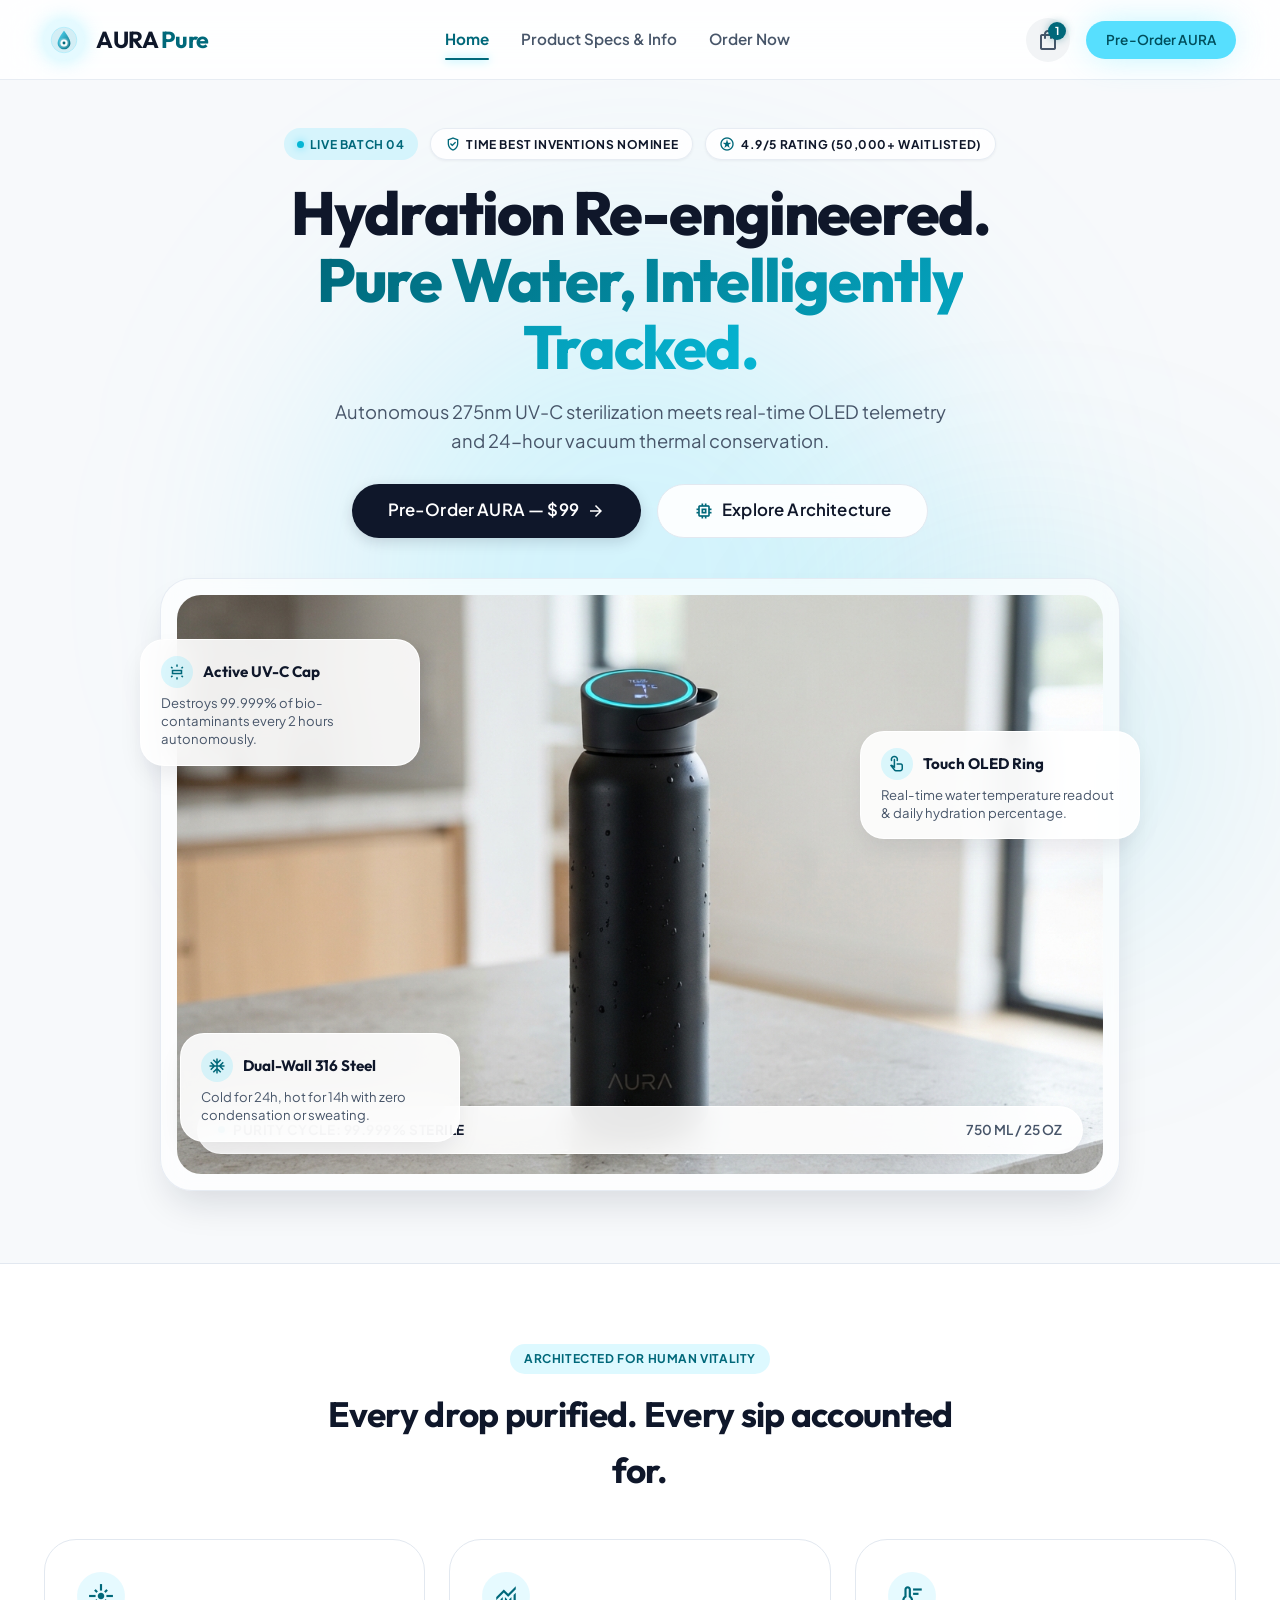
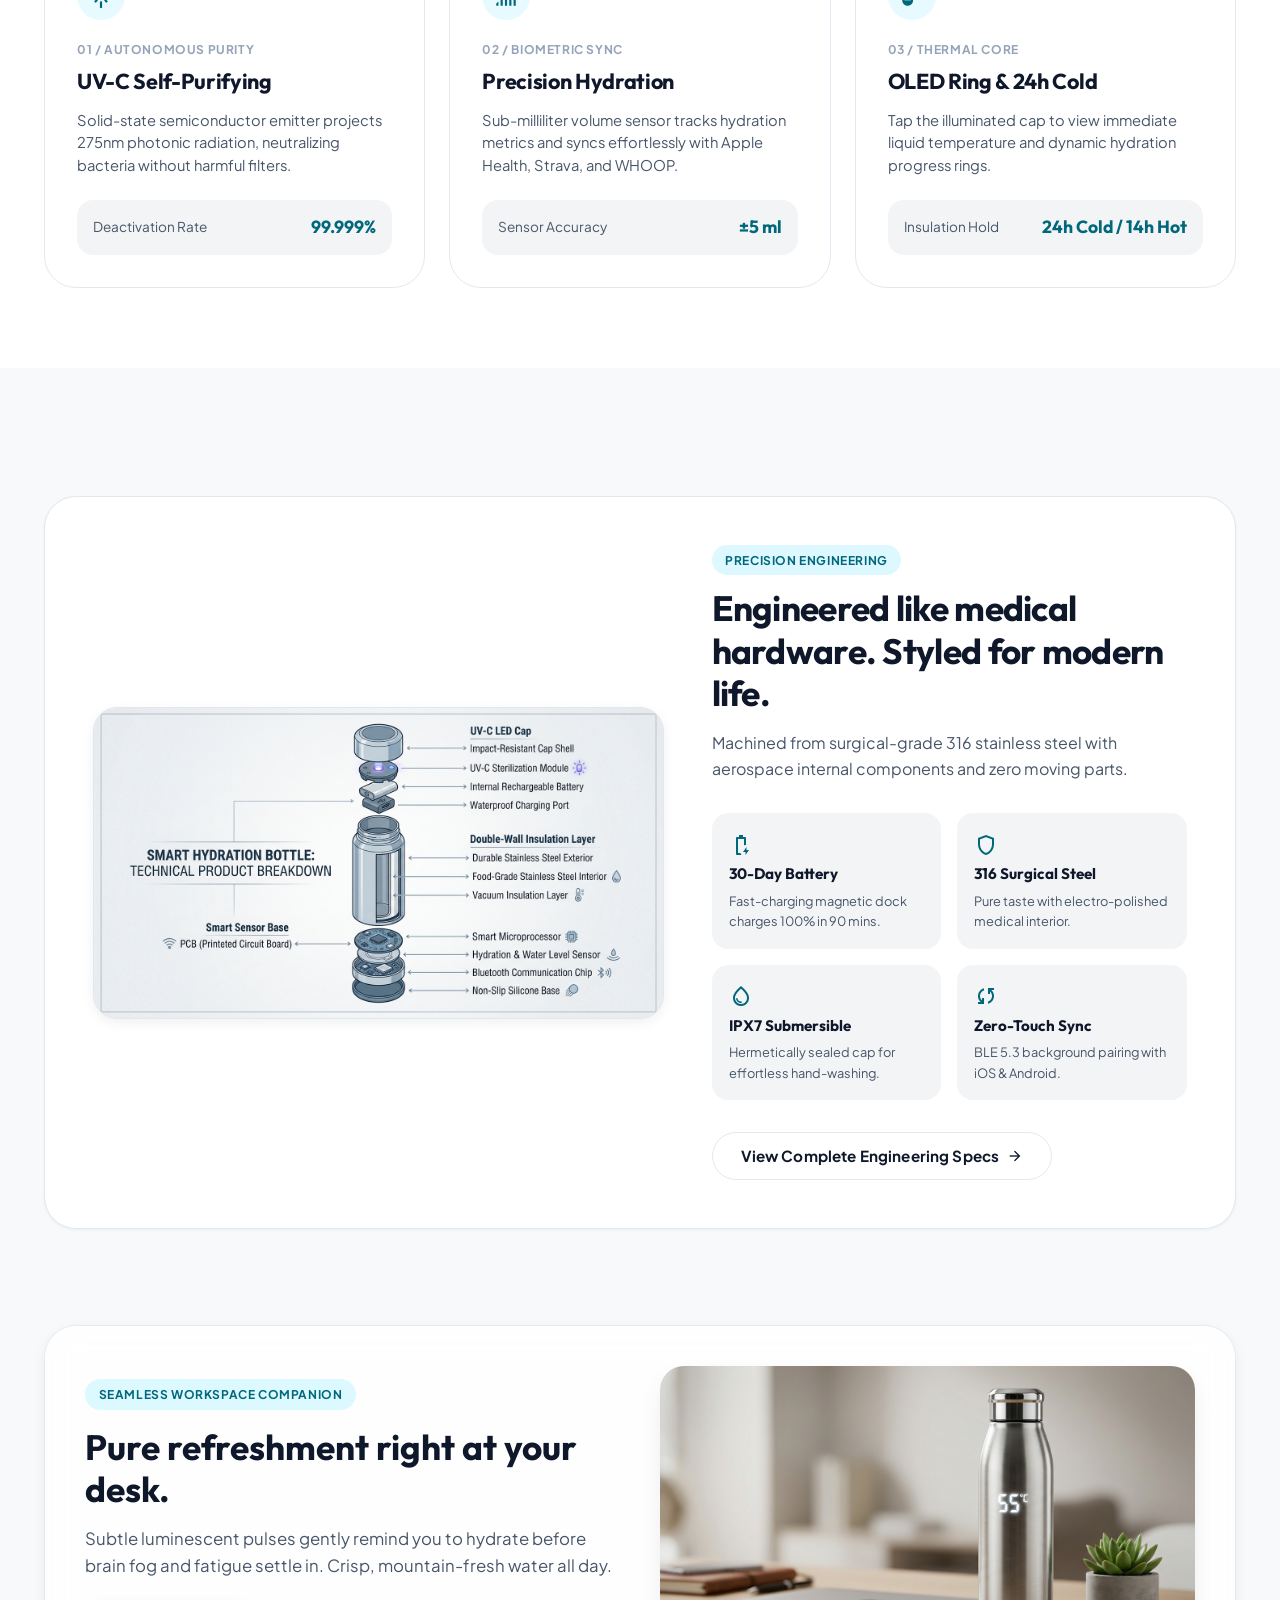
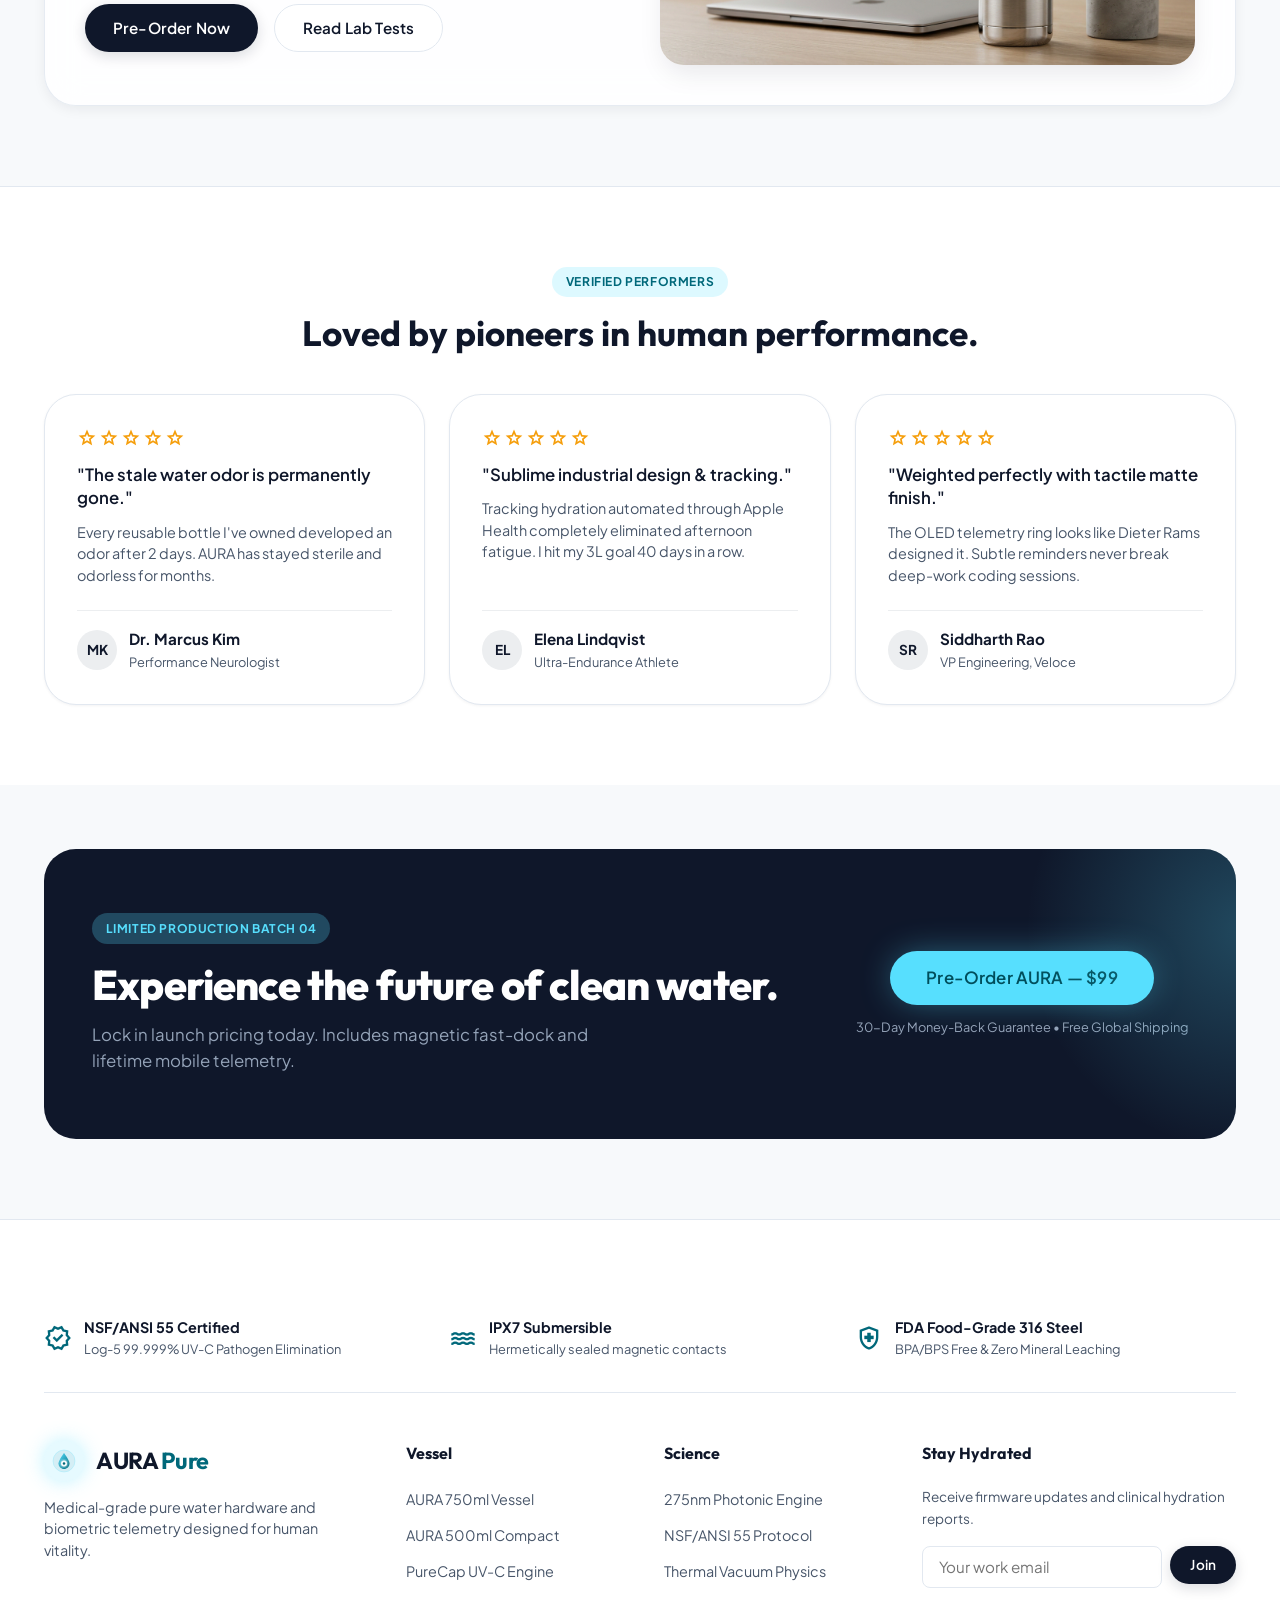
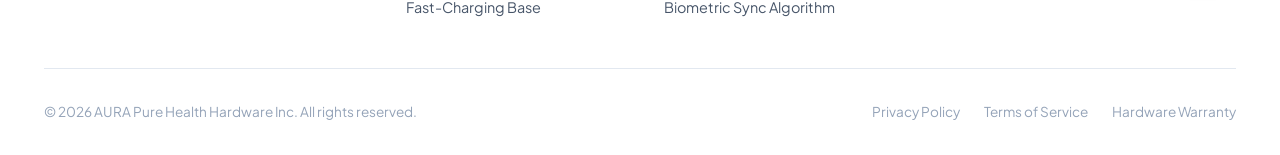
<file: index.html>
<!DOCTYPE html>
<html lang="en">
<head>
  <meta charset="utf-8" />
  <meta name="viewport" content="width=device-width, initial-scale=1.0" />
  <title>AURA Pure — Smart Water Bottle with Real-Time Biometrics</title>
  <meta name="description" content="Medical-grade UV-C self-sanitizing smart water bottle with live OLED temperature ring and precision hydration tracking." />
  <link rel="stylesheet" href="styles.css" />
  <link rel="icon" type="image/svg+xml" href="assets/logo.svg" />
</head>
<body>

  <!-- ================= Site Header ================= -->
  <header class="site-header">
    <div class="nav-container">
      <a href="index.html" class="brand-logo">
        <div class="brand-icon-box">
          <img src="assets/logo.svg" alt="AURA Logo" width="28" height="28" />
        </div>
        <span>AURA <span class="brand-highlight">Pure</span></span>
      </a>

      <nav class="nav-links">
        <a href="index.html" class="nav-item active">Home</a>
        <a href="product.html" class="nav-item">Product Specs &amp; Info</a>
        <a href="order.html" class="nav-item">Order Now</a>
      </nav>

      <div class="nav-actions">
        <a href="order.html" class="cart-btn" aria-label="View Cart">
          <span class="material-symbols-outlined">shopping_bag</span>
          <span class="cart-badge">1</span>
        </a>
        <a href="order.html" class="btn btn-secondary btn-sm">Pre-Order AURA</a>
        <button class="mobile-toggle" aria-label="Toggle Navigation">
          <span class="material-symbols-outlined">menu</span>
        </button>
      </div>
    </div>
  </header>

  <!-- ================= Main Content ================= -->
  <main>

    <!-- HERO SECTION: High Product Visibility -->
    <section class="section section-hero">
      <div class="ambient-halo halo-cyan-center"></div>
      <div class="ambient-halo halo-cyan-small"></div>

      <div class="container">
        <!-- Trust Badges -->
        <div class="hero-header-text">
          <div style="display: flex; justify-content: center; gap: 0.75rem; flex-wrap: wrap; margin-bottom: 1.25rem;">
            <span class="badge badge-cyan">
              <span class="live-dot"></span> LIVE BATCH 04
            </span>
            <span class="badge badge-glass">
              <span class="material-symbols-outlined" style="font-size: 16px; color: var(--color-secondary);">verified_user</span>
              TIME Best Inventions Nominee
            </span>
            <span class="badge badge-glass">
              <span class="material-symbols-outlined" style="font-size: 16px; color: var(--color-secondary);">stars</span>
              4.9/5 Rating (50,000+ Waitlisted)
            </span>
          </div>

          <h1 class="hero-title">
            Hydration Re-engineered.<br />
            <span class="cyan-gradient">Pure Water, Intelligently Tracked.</span>
          </h1>

          <p class="hero-subtitle">
            Autonomous 275nm UV-C sterilization meets real-time OLED telemetry and 24-hour vacuum thermal conservation.
          </p>

          <div class="hero-actions">
            <a href="order.html" class="btn btn-primary btn-lg">
              Pre-Order AURA — $99
              <span class="material-symbols-outlined" style="font-size: 18px;">arrow_forward</span>
            </a>
            <a href="product.html" class="btn btn-outline btn-lg">
              <span class="material-symbols-outlined" style="font-size: 20px; color: var(--color-secondary);">memory</span>
              Explore Architecture
            </a>
          </div>
        </div>

        <!-- Featured Product Visual Stage -->
        <div class="product-hero-stage">
          <!-- Floating Spec Badges -->
          <div class="floating-spec-badge floating-badge-left">
            <div class="spec-badge-header">
              <div class="spec-badge-icon">
                <span class="material-symbols-outlined" style="font-size: 18px;">fluorescent</span>
              </div>
              <span class="spec-badge-title">Active UV-C Cap</span>
            </div>
            <p class="spec-badge-desc">Destroys 99.999% of bio-contaminants every 2 hours autonomously.</p>
          </div>

          <div class="floating-spec-badge floating-badge-right">
            <div class="spec-badge-header">
              <div class="spec-badge-icon">
                <span class="material-symbols-outlined" style="font-size: 18px;">touch_app</span>
              </div>
              <span class="spec-badge-title">Touch OLED Ring</span>
            </div>
            <p class="spec-badge-desc">Real-time water temperature readout &amp; daily hydration percentage.</p>
          </div>

          <div class="floating-spec-badge floating-badge-bottom">
            <div class="spec-badge-header">
              <div class="spec-badge-icon">
                <span class="material-symbols-outlined" style="font-size: 18px;">ac_unit</span>
              </div>
              <span class="spec-badge-title">Dual-Wall 316 Steel</span>
            </div>
            <p class="spec-badge-desc">Cold for 24h, hot for 14h with zero condensation or sweating.</p>
          </div>

          <!-- Main Stage Image -->
          <div class="stage-wrapper">
            <div class="stage-image-box">
              <img src="assets/aura-hero.png" alt="AURA Pure Smart Water Bottle in Obsidian Matte Black with glowing cyan cap" />
              <!-- Status Pill Overlay -->
              <div class="stage-status-bar">
                <div style="display: flex; align-items: center; gap: 0.5rem;">
                  <span class="live-dot"></span>
                  <strong style="color: var(--color-primary); letter-spacing: 0.04em;">PURITY CYCLE: 99.999% STERILE</strong>
                </div>
                <span style="color: var(--color-on-surface-variant); font-weight: 600;">750 ML / 25 OZ</span>
              </div>
            </div>
          </div>
        </div>
      </div>
    </section>

    <!-- VALUE HIGHLIGHTS: Visual 3-Column Focus -->
    <section class="section" style="background: white; border-top: 1px solid var(--color-outline-variant);">
      <div class="container">
        <div style="text-align: center; max-width: 680px; margin: 0 auto 1.5rem;">
          <span class="badge badge-cyan" style="margin-bottom: 0.75rem;">ARCHITECTED FOR HUMAN VITALITY</span>
          <h2 style="font-family: var(--font-display); font-size: 2.2rem; font-weight: 700; letter-spacing: -0.02em;">
            Every drop purified. Every sip accounted for.
          </h2>
        </div>

        <div class="feature-grid">
          <!-- Card 1 -->
          <div class="feature-card">
            <div>
              <div class="feature-icon-wrapper">
                <span class="material-symbols-outlined" style="font-size: 26px;">flare</span>
              </div>
              <div class="feature-number">01 / Autonomous Purity</div>
              <h3 class="feature-title">UV-C Self-Purifying</h3>
              <p class="feature-desc">Solid-state semiconductor emitter projects 275nm photonic radiation, neutralizing bacteria without harmful filters.</p>
            </div>
            <div class="feature-stat-box">
              <span style="font-size: 0.85rem; color: var(--color-on-surface-variant);">Deactivation Rate</span>
              <span class="feature-stat-val">99.999%</span>
            </div>
          </div>

          <!-- Card 2 -->
          <div class="feature-card">
            <div>
              <div class="feature-icon-wrapper">
                <span class="material-symbols-outlined" style="font-size: 26px;">monitoring</span>
              </div>
              <div class="feature-number">02 / Biometric Sync</div>
              <h3 class="feature-title">Precision Hydration</h3>
              <p class="feature-desc">Sub-milliliter volume sensor tracks hydration metrics and syncs effortlessly with Apple Health, Strava, and WHOOP.</p>
            </div>
            <div class="feature-stat-box">
              <span style="font-size: 0.85rem; color: var(--color-on-surface-variant);">Sensor Accuracy</span>
              <span class="feature-stat-val">±5 ml</span>
            </div>
          </div>

          <!-- Card 3 -->
          <div class="feature-card">
            <div>
              <div class="feature-icon-wrapper">
                <span class="material-symbols-outlined" style="font-size: 26px;">thermostat</span>
              </div>
              <div class="feature-number">03 / Thermal Core</div>
              <h3 class="feature-title">OLED Ring &amp; 24h Cold</h3>
              <p class="feature-desc">Tap the illuminated cap to view immediate liquid temperature and dynamic hydration progress rings.</p>
            </div>
            <div class="feature-stat-box">
              <span style="font-size: 0.85rem; color: var(--color-on-surface-variant);">Insulation Hold</span>
              <span class="feature-stat-val">24h Cold / 14h Hot</span>
            </div>
          </div>
        </div>
      </div>
    </section>

    <!-- HARDWARE EXPLODED BREAKDOWN SHOWCASE -->
    <section class="section">
      <div class="container">
        <div class="hardware-split">
          <!-- Left: Gemini Asset Exploded Diagram -->
          <div class="hardware-media">
            <img src="assets/aura-exploded-breakdown.jpg" alt="AURA Pure Smart Water Bottle Exploded Engineering Diagram" />
          </div>

          <!-- Right: Clear Specs Overview -->
          <div class="hardware-content">
            <span class="badge badge-cyan" style="margin-bottom: 0.75rem;">PRECISION ENGINEERING</span>
            <h3>Engineered like medical hardware. Styled for modern life.</h3>
            <p>
              Machined from surgical-grade 316 stainless steel with aerospace internal components and zero moving parts.
            </p>

            <div class="hardware-specs-list">
              <div class="spec-tile">
                <div class="spec-tile-icon">
                  <span class="material-symbols-outlined">battery_charging_full</span>
                </div>
                <div class="spec-tile-title">30-Day Battery</div>
                <div class="spec-tile-desc">Fast-charging magnetic dock charges 100% in 90 mins.</div>
              </div>

              <div class="spec-tile">
                <div class="spec-tile-icon">
                  <span class="material-symbols-outlined">shield</span>
                </div>
                <div class="spec-tile-title">316 Surgical Steel</div>
                <div class="spec-tile-desc">Pure taste with electro-polished medical interior.</div>
              </div>

              <div class="spec-tile">
                <div class="spec-tile-icon">
                  <span class="material-symbols-outlined">water_drop</span>
                </div>
                <div class="spec-tile-title">IPX7 Submersible</div>
                <div class="spec-tile-desc">Hermetically sealed cap for effortless hand-washing.</div>
              </div>

              <div class="spec-tile">
                <div class="spec-tile-icon">
                  <span class="material-symbols-outlined">sync</span>
                </div>
                <div class="spec-tile-title">Zero-Touch Sync</div>
                <div class="spec-tile-desc">BLE 5.3 background pairing with iOS &amp; Android.</div>
              </div>
            </div>

            <div style="margin-top: 2rem;">
              <a href="product.html" class="btn btn-outline" style="font-weight: 700;">
                View Complete Engineering Specs
                <span class="material-symbols-outlined" style="font-size: 16px;">arrow_forward</span>
              </a>
            </div>
          </div>
        </div>
      </div>
    </section>

    <!-- LIFESTYLE SHOWCASE (Brushed Stainless Steel Desk Shot) -->
    <section class="section" style="padding-top: 1rem;">
      <div class="container">
        <div class="card-glass" style="padding: 2.5rem; display: grid; grid-template-columns: 1fr 1fr; gap: 2.5rem; align-items: center;">
          <div>
            <span class="badge badge-cyan" style="margin-bottom: 1rem;">SEAMLESS WORKSPACE COMPANION</span>
            <h2 style="font-family: var(--font-display); font-size: 2.2rem; font-weight: 700; line-height: 1.2; margin-bottom: 1rem;">
              Pure refreshment right at your desk.
            </h2>
            <p style="color: var(--color-on-surface-variant); margin-bottom: 1.5rem; font-size: 1.05rem;">
              Subtle luminescent pulses gently remind you to hydrate before brain fog and fatigue settle in. Crisp, mountain-fresh water all day.
            </p>
            <div style="display: flex; gap: 1rem;">
              <a href="order.html" class="btn btn-primary">Pre-Order Now</a>
              <a href="product.html" class="btn btn-outline">Read Lab Tests</a>
            </div>
          </div>
          <div style="border-radius: var(--radius-lg); overflow: hidden; box-shadow: var(--shadow-lg);">
            <img src="assets/aura-steel-desk.jpg" alt="AURA Pure Smart Bottle on Executive Desk with 55°C Display" />
          </div>
        </div>
      </div>
    </section>

    <!-- SOCIAL PROOF / REVIEWS -->
    <section class="section" style="background: white; border-top: 1px solid var(--color-outline-variant);">
      <div class="container">
        <div style="text-align: center; margin-bottom: 2rem;">
          <span class="badge badge-cyan" style="margin-bottom: 0.5rem;">VERIFIED PERFORMERS</span>
          <h2 style="font-family: var(--font-display); font-size: 2.2rem; font-weight: 700;">
            Loved by pioneers in human performance.
          </h2>
        </div>

        <div class="reviews-grid">
          <div class="review-card">
            <div>
              <div class="star-rating">
                <span class="material-symbols-outlined" style="font-size: 20px;">star</span>
                <span class="material-symbols-outlined" style="font-size: 20px;">star</span>
                <span class="material-symbols-outlined" style="font-size: 20px;">star</span>
                <span class="material-symbols-outlined" style="font-size: 20px;">star</span>
                <span class="material-symbols-outlined" style="font-size: 20px;">star</span>
              </div>
              <div class="review-quote">"The stale water odor is permanently gone."</div>
              <p class="review-text">Every reusable bottle I've owned developed an odor after 2 days. AURA has stayed sterile and odorless for months.</p>
            </div>
            <div class="reviewer-profile">
              <div class="avatar-initial">MK</div>
              <div>
                <div style="font-weight: 700; font-size: 0.95rem;">Dr. Marcus Kim</div>
                <div style="font-size: 0.8rem; color: var(--color-on-surface-variant);">Performance Neurologist</div>
              </div>
            </div>
          </div>

          <div class="review-card">
            <div>
              <div class="star-rating">
                <span class="material-symbols-outlined" style="font-size: 20px;">star</span>
                <span class="material-symbols-outlined" style="font-size: 20px;">star</span>
                <span class="material-symbols-outlined" style="font-size: 20px;">star</span>
                <span class="material-symbols-outlined" style="font-size: 20px;">star</span>
                <span class="material-symbols-outlined" style="font-size: 20px;">star</span>
              </div>
              <div class="review-quote">"Sublime industrial design &amp; tracking."</div>
              <p class="review-text">Tracking hydration automated through Apple Health completely eliminated afternoon fatigue. I hit my 3L goal 40 days in a row.</p>
            </div>
            <div class="reviewer-profile">
              <div class="avatar-initial">EL</div>
              <div>
                <div style="font-weight: 700; font-size: 0.95rem;">Elena Lindqvist</div>
                <div style="font-size: 0.8rem; color: var(--color-on-surface-variant);">Ultra-Endurance Athlete</div>
              </div>
            </div>
          </div>

          <div class="review-card">
            <div>
              <div class="star-rating">
                <span class="material-symbols-outlined" style="font-size: 20px;">star</span>
                <span class="material-symbols-outlined" style="font-size: 20px;">star</span>
                <span class="material-symbols-outlined" style="font-size: 20px;">star</span>
                <span class="material-symbols-outlined" style="font-size: 20px;">star</span>
                <span class="material-symbols-outlined" style="font-size: 20px;">star</span>
              </div>
              <div class="review-quote">"Weighted perfectly with tactile matte finish."</div>
              <p class="review-text">The OLED telemetry ring looks like Dieter Rams designed it. Subtle reminders never break deep-work coding sessions.</p>
            </div>
            <div class="reviewer-profile">
              <div class="avatar-initial">SR</div>
              <div>
                <div style="font-weight: 700; font-size: 0.95rem;">Siddharth Rao</div>
                <div style="font-size: 0.8rem; color: var(--color-on-surface-variant);">VP Engineering, Veloce</div>
              </div>
            </div>
          </div>
        </div>
      </div>
    </section>

    <!-- CONVERSION BANNER -->
    <div class="container">
      <div class="cta-banner">
        <div class="cta-content">
          <span class="badge badge-cyan" style="background: rgba(87, 223, 254, 0.25); color: #57dffe; margin-bottom: 1rem;">
            LIMITED PRODUCTION BATCH 04
          </span>
          <h2>Experience the future of clean water.</h2>
          <p>Lock in launch pricing today. Includes magnetic fast-dock and lifetime mobile telemetry.</p>
        </div>
        <div style="display: flex; flex-direction: column; gap: 0.75rem; align-items: center;">
          <a href="order.html" class="btn btn-secondary btn-lg" style="white-space: nowrap;">
            Pre-Order AURA — $99
          </a>
          <span style="font-size: 0.8rem; color: #94a3b8;">30-Day Money-Back Guarantee • Free Global Shipping</span>
        </div>
      </div>
    </div>

  </main>

  <!-- ================= Footer ================= -->
  <footer class="site-footer">
    <div class="container">
      <!-- Certifications Strip -->
      <div class="cert-strip">
        <div class="cert-item">
          <span class="material-symbols-outlined cert-icon" style="font-size: 28px;">verified</span>
          <div>
            <div class="cert-title">NSF/ANSI 55 Certified</div>
            <div class="cert-sub">Log-5 99.999% UV-C Pathogen Elimination</div>
          </div>
        </div>
        <div class="cert-item">
          <span class="material-symbols-outlined cert-icon" style="font-size: 28px;">water</span>
          <div>
            <div class="cert-title">IPX7 Submersible</div>
            <div class="cert-sub">Hermetically sealed magnetic contacts</div>
          </div>
        </div>
        <div class="cert-item">
          <span class="material-symbols-outlined cert-icon" style="font-size: 28px;">health_and_safety</span>
          <div>
            <div class="cert-title">FDA Food-Grade 316 Steel</div>
            <div class="cert-sub">BPA/BPS Free &amp; Zero Mineral Leaching</div>
          </div>
        </div>
      </div>

      <!-- Links Grid -->
      <div class="footer-top-grid" style="padding-top: 3rem;">
        <div class="footer-col">
          <div class="brand-logo" style="margin-bottom: 1rem;">
            <div class="brand-icon-box">
              <img src="assets/logo.svg" alt="AURA Logo" width="24" height="24" />
            </div>
            <span>AURA <span class="brand-highlight">Pure</span></span>
          </div>
          <p style="font-size: 0.9rem; color: var(--color-on-surface-variant); max-width: 280px; line-height: 1.5;">
            Medical-grade pure water hardware and biometric telemetry designed for human vitality.
          </p>
        </div>

        <div class="footer-col">
          <h4>Vessel</h4>
          <ul class="footer-nav-list">
            <li><a href="order.html">AURA 750ml Vessel</a></li>
            <li><a href="order.html">AURA 500ml Compact</a></li>
            <li><a href="order.html">PureCap UV-C Engine</a></li>
            <li><a href="order.html">Fast-Charging Base</a></li>
          </ul>
        </div>

        <div class="footer-col">
          <h4>Science</h4>
          <ul class="footer-nav-list">
            <li><a href="product.html">275nm Photonic Engine</a></li>
            <li><a href="product.html">NSF/ANSI 55 Protocol</a></li>
            <li><a href="product.html">Thermal Vacuum Physics</a></li>
            <li><a href="product.html">Biometric Sync Algorithm</a></li>
          </ul>
        </div>

        <div class="footer-col">
          <h4>Stay Hydrated</h4>
          <p style="font-size: 0.85rem; color: var(--color-on-surface-variant); margin-bottom: 1rem;">
            Receive firmware updates and clinical hydration reports.
          </p>
          <div style="display: flex; gap: 0.5rem;">
            <input type="email" placeholder="Your work email" class="engraving-input" style="height: 42px;" />
            <button class="btn btn-primary btn-sm">Join</button>
          </div>
        </div>
      </div>

      <!-- Copyright -->
      <div class="footer-bottom">
        <div>&copy; 2026 AURA Pure Health Hardware Inc. All rights reserved.</div>
        <div class="footer-legal-links">
          <a href="#">Privacy Policy</a>
          <a href="#">Terms of Service</a>
          <a href="#">Hardware Warranty</a>
        </div>
      </div>
    </div>
  </footer>

  <script src="script.js"></script>
</body>
</html>
</file>
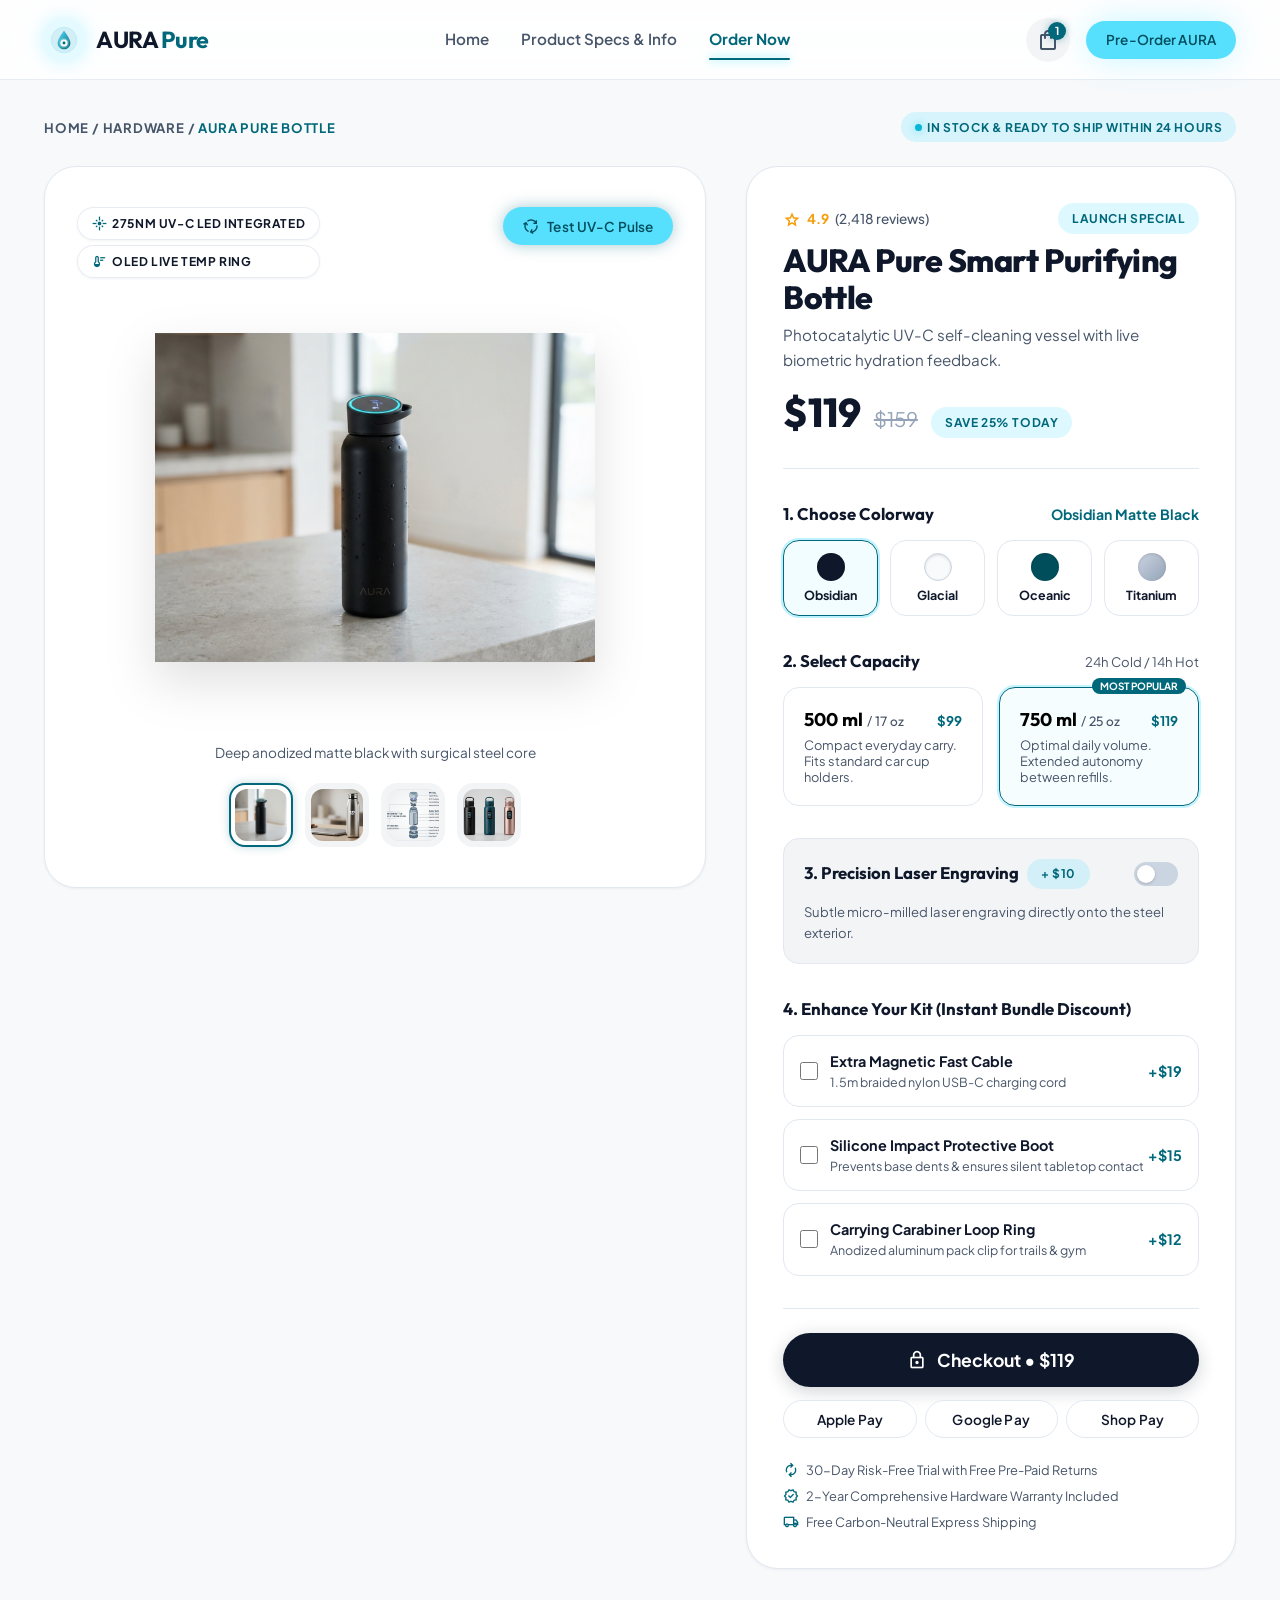
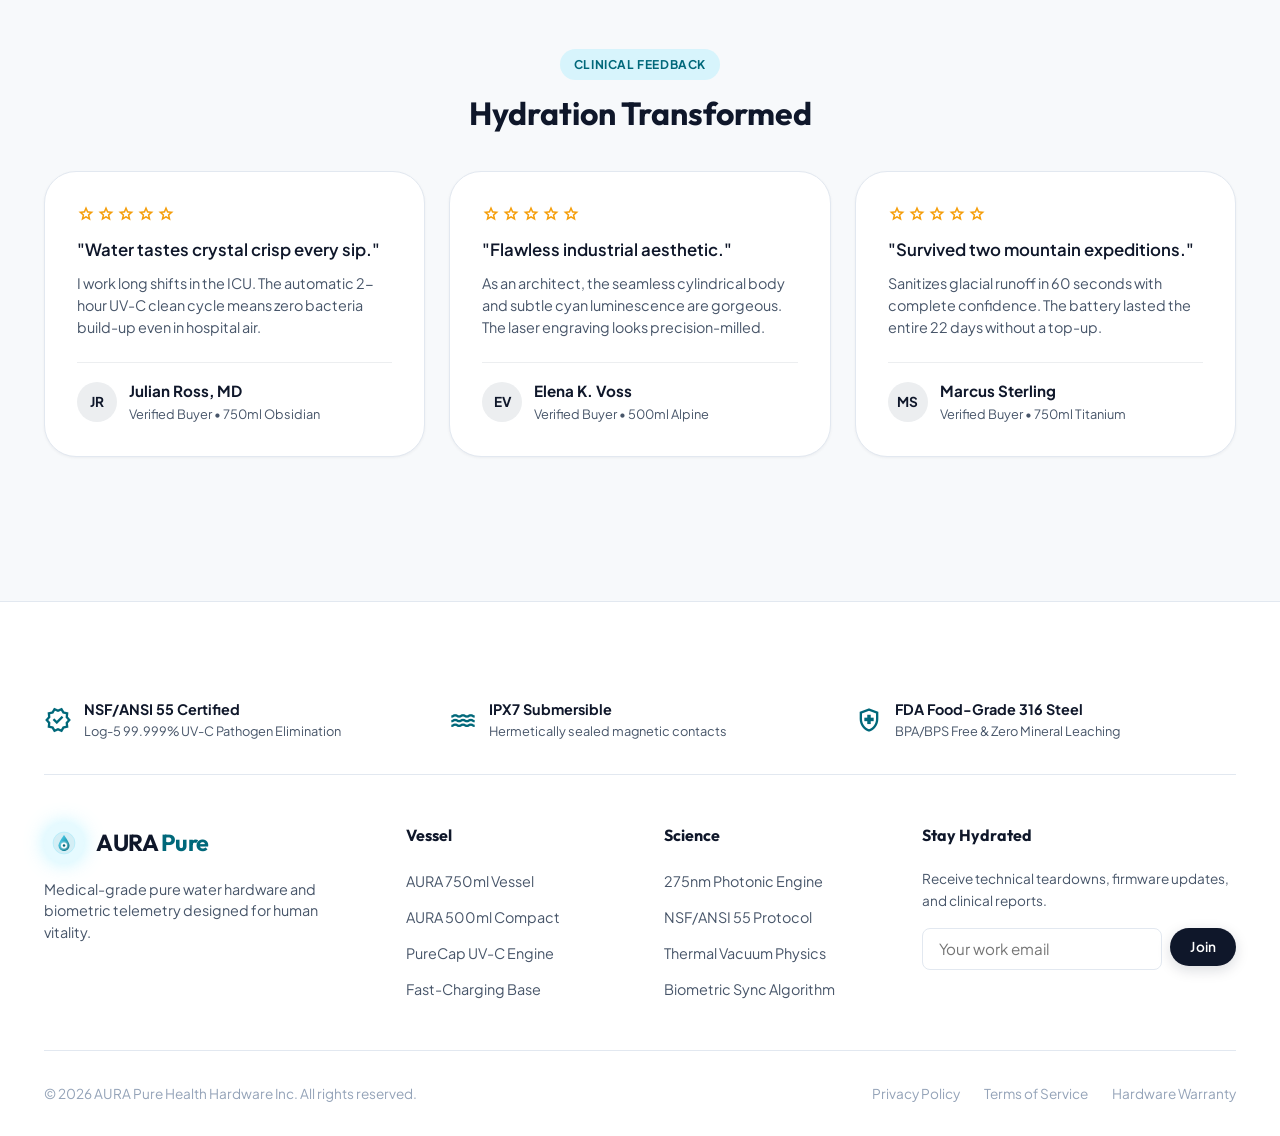
<file: order.html>
<!DOCTYPE html>
<html lang="en">
<head>
  <meta charset="utf-8" />
  <meta name="viewport" content="width=device-width, initial-scale=1.0" />
  <title>Order AURA Pure — Smart Water Bottle</title>
  <meta name="description" content="Configure and order your AURA Pure smart water bottle with UV-C purification, OLED telemetry, and vacuum insulation." />
  <link rel="stylesheet" href="styles.css" />
  <link rel="icon" type="image/svg+xml" href="assets/logo.svg" />
</head>
<body>

  <!-- ================= Site Header ================= -->
  <header class="site-header">
    <div class="nav-container">
      <a href="index.html" class="brand-logo">
        <div class="brand-icon-box">
          <img src="assets/logo.svg" alt="AURA Logo" width="28" height="28" />
        </div>
        <span>AURA <span class="brand-highlight">Pure</span></span>
      </a>

      <nav class="nav-links">
        <a href="index.html" class="nav-item">Home</a>
        <a href="product.html" class="nav-item">Product Specs &amp; Info</a>
        <a href="order.html" class="nav-item active">Order Now</a>
      </nav>

      <div class="nav-actions">
        <a href="order.html" class="cart-btn" aria-label="View Cart">
          <span class="material-symbols-outlined">shopping_bag</span>
          <span class="cart-badge">1</span>
        </a>
        <a href="order.html" class="btn btn-secondary btn-sm">Pre-Order AURA</a>
        <button class="mobile-toggle" aria-label="Toggle Navigation">
          <span class="material-symbols-outlined">menu</span>
        </button>
      </div>
    </div>
  </header>

  <!-- ================= Main Content ================= -->
  <main>
    <section class="section" style="padding: 2rem 0 4rem;">
      <div class="container">

        <!-- Breadcrumb & Stock Status -->
        <div style="display: flex; justify-content: space-between; align-items: center; flex-wrap: wrap; gap: 0.75rem; margin-bottom: 1.5rem;">
          <div style="font-size: 0.82rem; font-weight: 700; color: var(--color-on-surface-variant); text-transform: uppercase; letter-spacing: 0.06em;">
            <a href="index.html">Home</a> /
            <span>Hardware</span> /
            <span style="color: var(--color-secondary);">AURA Pure Bottle</span>
          </div>

          <div class="badge badge-cyan">
            <span class="live-dot"></span>
            In stock &amp; ready to ship within 24 hours
          </div>
        </div>

        <!-- Main Configurator Split Layout -->
        <div class="order-layout">

          <!-- LEFT: Interactive Visual Showcase Stage (Sticky) -->
          <div class="order-visual-stage">
            <!-- Top Feature Tags & Pulse Trigger -->
            <div style="width: 100%; display: flex; justify-content: space-between; align-items: flex-start; z-index: 10;">
              <div style="display: flex; flex-direction: column; gap: 0.35rem;">
                <span class="badge badge-glass">
                  <span class="material-symbols-outlined" style="font-size: 15px; color: var(--color-secondary);">flare</span>
                  275nm UV-C LED Integrated
                </span>
                <span class="badge badge-glass">
                  <span class="material-symbols-outlined" style="font-size: 15px; color: var(--color-secondary);">thermostat</span>
                  OLED Live Temp Ring
                </span>
              </div>

              <!-- Test UV-C Pulse Button -->
              <button id="uv-trigger-btn" class="btn btn-secondary btn-sm" style="box-shadow: 0 0 16px rgba(0, 104, 122, 0.35);">
                <span class="material-symbols-outlined" style="font-size: 16px;">cycle</span>
                Test UV-C Pulse
              </button>
            </div>

            <!-- Central Product Presentation Image -->
            <div class="order-image-frame">
              <div id="uv-glow-effect" class="uv-pulse-halo"></div>
              <img id="product-main-img" src="assets/aura-hero.png" alt="AURA Pure Smart Purifying Bottle" />

              <!-- Live Laser Engraving Text Overlay -->
              <div id="engraving-render-preview" class="engraving-output">
                <span id="engraving-text-slot">YOUR NAME</span>
              </div>
            </div>

            <!-- Colorway Tagline -->
            <p id="selected-color-desc" style="font-size: 0.85rem; color: var(--color-on-surface-variant); text-align: center; margin-bottom: 1.25rem;">
              Deep anodized matte black with surgical steel core
            </p>

            <!-- Gallery Thumbnails -->
            <div class="thumbnail-row">
              <button class="thumb-btn active" data-image-src="assets/aura-hero.png" title="Obsidian Studio">
                <img src="assets/aura-hero.png" alt="Obsidian Matte Studio" />
              </button>
              <button class="thumb-btn" data-image-src="assets/aura-steel-desk.jpg" title="Modern Workspace">
                <img src="assets/aura-steel-desk.jpg" alt="Brushed Stainless Workspace" />
              </button>
              <button class="thumb-btn" data-image-src="assets/aura-exploded-breakdown.jpg" title="Exploded Architecture">
                <img src="assets/aura-exploded-breakdown.jpg" alt="Exploded Architecture" />
              </button>
              <button class="thumb-btn" data-image-src="assets/aura-colorways-lineup.jpg" title="Colorway Lineup">
                <img src="assets/aura-colorways-lineup.jpg" alt="Colorway Lineup" />
              </button>
            </div>
          </div>

          <!-- RIGHT: Order Configurator Steps -->
          <div class="order-config-card">

            <!-- Title & Rating Header -->
            <div class="order-headline-box">
              <div style="display: flex; align-items: center; justify-content: space-between; margin-bottom: 0.5rem;">
                <div style="display: flex; align-items: center; gap: 0.35rem; font-size: 0.85rem; font-weight: 700; color: #f59e0b;">
                  <span class="material-symbols-outlined" style="font-size: 18px;">star</span>
                  <span>4.9</span>
                  <span style="color: var(--color-on-surface-variant); font-weight: 500;">(2,418 reviews)</span>
                </div>
                <span class="badge badge-cyan">LAUNCH SPECIAL</span>
              </div>

              <h1 style="font-family: var(--font-display); font-size: 2rem; font-weight: 800; letter-spacing: -0.02em; line-height: 1.15; margin-bottom: 0.5rem;">
                AURA Pure Smart Purifying Bottle
              </h1>
              <p style="font-size: 0.95rem; color: var(--color-on-surface-variant);">
                Photocatalytic UV-C self-cleaning vessel with live biometric hydration feedback.
              </p>

              <!-- Dynamic Price -->
              <div class="order-pricing-row">
                <span id="order-current-price" class="current-price">$119</span>
                <span class="original-price">$159</span>
                <span class="badge badge-cyan">Save 25% Today</span>
              </div>
            </div>

            <!-- Step 1: Colorway Selector -->
            <div>
              <div style="display: flex; justify-content: space-between; align-items: baseline;">
                <span style="font-family: var(--font-display); font-weight: 700; font-size: 1.05rem;">1. Choose Colorway</span>
                <span id="selected-color-name" style="font-size: 0.88rem; font-weight: 700; color: var(--color-secondary);">Obsidian Matte Black</span>
              </div>

              <div class="swatch-grid">
                <!-- Swatch 1: Obsidian -->
                <button type="button" class="swatch-item active" data-color-name="Obsidian Matte Black">
                  <span class="swatch-circle" style="background: #0f172a;"></span>
                  <span class="swatch-title">Obsidian</span>
                </button>

                <!-- Swatch 2: Glacial White -->
                <button type="button" class="swatch-item" data-color-name="Glacial Alpine White">
                  <span class="swatch-circle" style="background: #f8fafc; border: 1px solid #cbd5e1;"></span>
                  <span class="swatch-title">Glacial</span>
                </button>

                <!-- Swatch 3: Oceanic Navy -->
                <button type="button" class="swatch-item" data-color-name="Deep Oceanic Navy">
                  <span class="swatch-circle" style="background: #004e5c;"></span>
                  <span class="swatch-title">Oceanic</span>
                </button>

                <!-- Swatch 4: Titanium -->
                <button type="button" class="swatch-item" data-color-name="Brushed Titanium">
                  <span class="swatch-circle" style="background: linear-gradient(135deg, #cbd5e1 0%, #94a3b8 100%);"></span>
                  <span class="swatch-title">Titanium</span>
                </button>
              </div>
            </div>

            <!-- Step 2: Capacity Selector -->
            <div>
              <div style="display: flex; justify-content: space-between; align-items: baseline;">
                <span style="font-family: var(--font-display); font-weight: 700; font-size: 1.05rem;">2. Select Capacity</span>
                <span style="font-size: 0.82rem; color: var(--color-on-surface-variant);">24h Cold / 14h Hot</span>
              </div>

              <div class="capacity-grid">
                <!-- 500ml Option -->
                <button type="button" class="capacity-card" data-size="500ml" data-price="99">
                  <div class="capacity-top">
                    <span class="capacity-size">500 ml <span style="font-size: 0.85rem; color: var(--color-on-surface-variant); font-weight: 400;">/ 17 oz</span></span>
                    <span class="capacity-price">$99</span>
                  </div>
                  <div style="font-size: 0.8rem; color: var(--color-on-surface-variant);">
                    Compact everyday carry. Fits standard car cup holders.
                  </div>
                </button>

                <!-- 750ml Option (Default Active) -->
                <button type="button" class="capacity-card active" data-size="750ml" data-price="119">
                  <span class="capacity-badge">Most Popular</span>
                  <div class="capacity-top">
                    <span class="capacity-size">750 ml <span style="font-size: 0.85rem; color: var(--color-on-surface-variant); font-weight: 400;">/ 25 oz</span></span>
                    <span class="capacity-price">$119</span>
                  </div>
                  <div style="font-size: 0.8rem; color: var(--color-on-surface-variant);">
                    Optimal daily volume. Extended autonomy between refills.
                  </div>
                </button>
              </div>
            </div>

            <!-- Step 3: Laser Engraving Customization -->
            <div class="engraving-box">
              <div class="engraving-header">
                <div style="display: flex; align-items: center; gap: 0.5rem;">
                  <span style="font-family: var(--font-display); font-weight: 700; font-size: 1.05rem;">3. Precision Laser Engraving</span>
                  <span class="badge badge-cyan">+ $10</span>
                </div>
                <label class="switch">
                  <input type="checkbox" id="engraving-toggle" />
                  <span class="slider"></span>
                </label>
              </div>
              <div style="font-size: 0.82rem; color: var(--color-on-surface-variant);">
                Subtle micro-milled laser engraving directly onto the steel exterior.
              </div>
              <div id="engraving-input-wrap" class="engraving-input-wrap" style="display: none;">
                <input type="text" id="engraving-input-field" class="engraving-input" placeholder="Enter name or initials (max 12 chars)" maxlength="12" />
              </div>
            </div>

            <!-- Step 4: Add-on Accessories -->
            <div>
              <span style="font-family: var(--font-display); font-weight: 700; font-size: 1.05rem; display: block; margin-bottom: 0.75rem;">
                4. Enhance Your Kit (Instant Bundle Discount)
              </span>

              <div class="addon-list">
                <label class="addon-card">
                  <div class="addon-info">
                    <input type="checkbox" data-price="19" />
                    <div>
                      <div style="font-weight: 700; font-size: 0.9rem;">Extra Magnetic Fast Cable</div>
                      <div style="font-size: 0.78rem; color: var(--color-on-surface-variant);">1.5m braided nylon USB-C charging cord</div>
                    </div>
                  </div>
                  <span style="font-weight: 700; font-size: 0.9rem; color: var(--color-secondary);">+$19</span>
                </label>

                <label class="addon-card">
                  <div class="addon-info">
                    <input type="checkbox" data-price="15" />
                    <div>
                      <div style="font-weight: 700; font-size: 0.9rem;">Silicone Impact Protective Boot</div>
                      <div style="font-size: 0.78rem; color: var(--color-on-surface-variant);">Prevents base dents &amp; ensures silent tabletop contact</div>
                    </div>
                  </div>
                  <span style="font-weight: 700; font-size: 0.9rem; color: var(--color-secondary);">+$15</span>
                </label>

                <label class="addon-card">
                  <div class="addon-info">
                    <input type="checkbox" data-price="12" />
                    <div>
                      <div style="font-weight: 700; font-size: 0.9rem;">Carrying Carabiner Loop Ring</div>
                      <div style="font-size: 0.78rem; color: var(--color-on-surface-variant);">Anodized aluminum pack clip for trails &amp; gym</div>
                    </div>
                  </div>
                  <span style="font-weight: 700; font-size: 0.9rem; color: var(--color-secondary);">+$12</span>
                </label>
              </div>
            </div>

            <!-- Checkout Action Section -->
            <div class="checkout-bar">
              <button type="button" id="checkout-action-btn" class="checkout-btn">
                <span class="material-symbols-outlined" style="font-size: 20px;">lock</span>
                <span>Checkout • <span id="checkout-total-amt">$119</span></span>
              </button>

              <div style="display: grid; grid-template-columns: 1fr 1fr 1fr; gap: 0.5rem;">
                <button type="button" class="btn btn-outline btn-sm" onclick="showToast('Connecting to Apple Pay...')">Apple Pay</button>
                <button type="button" class="btn btn-outline btn-sm" onclick="showToast('Connecting to Google Pay...')">Google Pay</button>
                <button type="button" class="btn btn-outline btn-sm" onclick="showToast('Connecting to Shop Pay...')">Shop Pay</button>
              </div>

              <div style="display: flex; flex-direction: column; gap: 0.35rem; font-size: 0.8rem; color: var(--color-on-surface-variant); padding-top: 0.5rem;">
                <div style="display: flex; align-items: center; gap: 0.4rem;">
                  <span class="material-symbols-outlined" style="font-size: 16px; color: var(--color-secondary);">autorenew</span>
                  <span>30-Day Risk-Free Trial with Free Pre-Paid Returns</span>
                </div>
                <div style="display: flex; align-items: center; gap: 0.4rem;">
                  <span class="material-symbols-outlined" style="font-size: 16px; color: var(--color-secondary);">verified</span>
                  <span>2-Year Comprehensive Hardware Warranty Included</span>
                </div>
                <div style="display: flex; align-items: center; gap: 0.4rem;">
                  <span class="material-symbols-outlined" style="font-size: 16px; color: var(--color-secondary);">local_shipping</span>
                  <span>Free Carbon-Neutral Express Shipping</span>
                </div>
              </div>
            </div>

          </div>

        </div>

        <!-- Clinical Customer Feedback Strip -->
        <div style="margin-top: 5rem;">
          <div style="text-align: center; margin-bottom: 2rem;">
            <span class="badge badge-cyan" style="margin-bottom: 0.5rem;">CLINICAL FEEDBACK</span>
            <h2 style="font-family: var(--font-display); font-size: 2rem; font-weight: 700;">
              Hydration Transformed
            </h2>
          </div>

          <div class="reviews-grid">
            <div class="review-card">
              <div>
                <div class="star-rating">
                  <span class="material-symbols-outlined" style="font-size: 18px;">star</span>
                  <span class="material-symbols-outlined" style="font-size: 18px;">star</span>
                  <span class="material-symbols-outlined" style="font-size: 18px;">star</span>
                  <span class="material-symbols-outlined" style="font-size: 18px;">star</span>
                  <span class="material-symbols-outlined" style="font-size: 18px;">star</span>
                </div>
                <div class="review-quote">"Water tastes crystal crisp every sip."</div>
                <p class="review-text">I work long shifts in the ICU. The automatic 2-hour UV-C clean cycle means zero bacteria build-up even in hospital air.</p>
              </div>
              <div class="reviewer-profile">
                <div class="avatar-initial">JR</div>
                <div>
                  <div style="font-weight: 700; font-size: 0.95rem;">Julian Ross, MD</div>
                  <div style="font-size: 0.8rem; color: var(--color-on-surface-variant);">Verified Buyer • 750ml Obsidian</div>
                </div>
              </div>
            </div>

            <div class="review-card">
              <div>
                <div class="star-rating">
                  <span class="material-symbols-outlined" style="font-size: 18px;">star</span>
                  <span class="material-symbols-outlined" style="font-size: 18px;">star</span>
                  <span class="material-symbols-outlined" style="font-size: 18px;">star</span>
                  <span class="material-symbols-outlined" style="font-size: 18px;">star</span>
                  <span class="material-symbols-outlined" style="font-size: 18px;">star</span>
                </div>
                <div class="review-quote">"Flawless industrial aesthetic."</div>
                <p class="review-text">As an architect, the seamless cylindrical body and subtle cyan luminescence are gorgeous. The laser engraving looks precision-milled.</p>
              </div>
              <div class="reviewer-profile">
                <div class="avatar-initial">EV</div>
                <div>
                  <div style="font-weight: 700; font-size: 0.95rem;">Elena K. Voss</div>
                  <div style="font-size: 0.8rem; color: var(--color-on-surface-variant);">Verified Buyer • 500ml Alpine</div>
                </div>
              </div>
            </div>

            <div class="review-card">
              <div>
                <div class="star-rating">
                  <span class="material-symbols-outlined" style="font-size: 18px;">star</span>
                  <span class="material-symbols-outlined" style="font-size: 18px;">star</span>
                  <span class="material-symbols-outlined" style="font-size: 18px;">star</span>
                  <span class="material-symbols-outlined" style="font-size: 18px;">star</span>
                  <span class="material-symbols-outlined" style="font-size: 18px;">star</span>
                </div>
                <div class="review-quote">"Survived two mountain expeditions."</div>
                <p class="review-text">Sanitizes glacial runoff in 60 seconds with complete confidence. The battery lasted the entire 22 days without a top-up.</p>
              </div>
              <div class="reviewer-profile">
                <div class="avatar-initial">MS</div>
                <div>
                  <div style="font-weight: 700; font-size: 0.95rem;">Marcus Sterling</div>
                  <div style="font-size: 0.8rem; color: var(--color-on-surface-variant);">Verified Buyer • 750ml Titanium</div>
                </div>
              </div>
            </div>
          </div>
        </div>

      </div>
    </section>
  </main>

  <!-- ================= Footer ================= -->
  <footer class="site-footer">
    <div class="container">
      <div class="cert-strip">
        <div class="cert-item">
          <span class="material-symbols-outlined cert-icon" style="font-size: 28px;">verified</span>
          <div>
            <div class="cert-title">NSF/ANSI 55 Certified</div>
            <div class="cert-sub">Log-5 99.999% UV-C Pathogen Elimination</div>
          </div>
        </div>
        <div class="cert-item">
          <span class="material-symbols-outlined cert-icon" style="font-size: 28px;">water</span>
          <div>
            <div class="cert-title">IPX7 Submersible</div>
            <div class="cert-sub">Hermetically sealed magnetic contacts</div>
          </div>
        </div>
        <div class="cert-item">
          <span class="material-symbols-outlined cert-icon" style="font-size: 28px;">health_and_safety</span>
          <div>
            <div class="cert-title">FDA Food-Grade 316 Steel</div>
            <div class="cert-sub">BPA/BPS Free &amp; Zero Mineral Leaching</div>
          </div>
        </div>
      </div>

      <div class="footer-top-grid" style="padding-top: 3rem;">
        <div class="footer-col">
          <div class="brand-logo" style="margin-bottom: 1rem;">
            <div class="brand-icon-box">
              <img src="assets/logo.svg" alt="AURA Logo" width="24" height="24" />
            </div>
            <span>AURA <span class="brand-highlight">Pure</span></span>
          </div>
          <p style="font-size: 0.9rem; color: var(--color-on-surface-variant); max-width: 280px; line-height: 1.5;">
            Medical-grade pure water hardware and biometric telemetry designed for human vitality.
          </p>
        </div>

        <div class="footer-col">
          <h4>Vessel</h4>
          <ul class="footer-nav-list">
            <li><a href="order.html">AURA 750ml Vessel</a></li>
            <li><a href="order.html">AURA 500ml Compact</a></li>
            <li><a href="order.html">PureCap UV-C Engine</a></li>
            <li><a href="order.html">Fast-Charging Base</a></li>
          </ul>
        </div>

        <div class="footer-col">
          <h4>Science</h4>
          <ul class="footer-nav-list">
            <li><a href="product.html">275nm Photonic Engine</a></li>
            <li><a href="product.html">NSF/ANSI 55 Protocol</a></li>
            <li><a href="product.html">Thermal Vacuum Physics</a></li>
            <li><a href="product.html">Biometric Sync Algorithm</a></li>
          </ul>
        </div>

        <div class="footer-col">
          <h4>Stay Hydrated</h4>
          <p style="font-size: 0.85rem; color: var(--color-on-surface-variant); margin-bottom: 1rem;">
            Receive technical teardowns, firmware updates, and clinical reports.
          </p>
          <div style="display: flex; gap: 0.5rem;">
            <input type="email" placeholder="Your work email" class="engraving-input" style="height: 42px;" />
            <button class="btn btn-primary btn-sm">Join</button>
          </div>
        </div>
      </div>

      <div class="footer-bottom">
        <div>&copy; 2026 AURA Pure Health Hardware Inc. All rights reserved.</div>
        <div class="footer-legal-links">
          <a href="#">Privacy Policy</a>
          <a href="#">Terms of Service</a>
          <a href="#">Hardware Warranty</a>
        </div>
      </div>
    </div>
  </footer>

  <script src="script.js"></script>
</body>
</html>
</file>
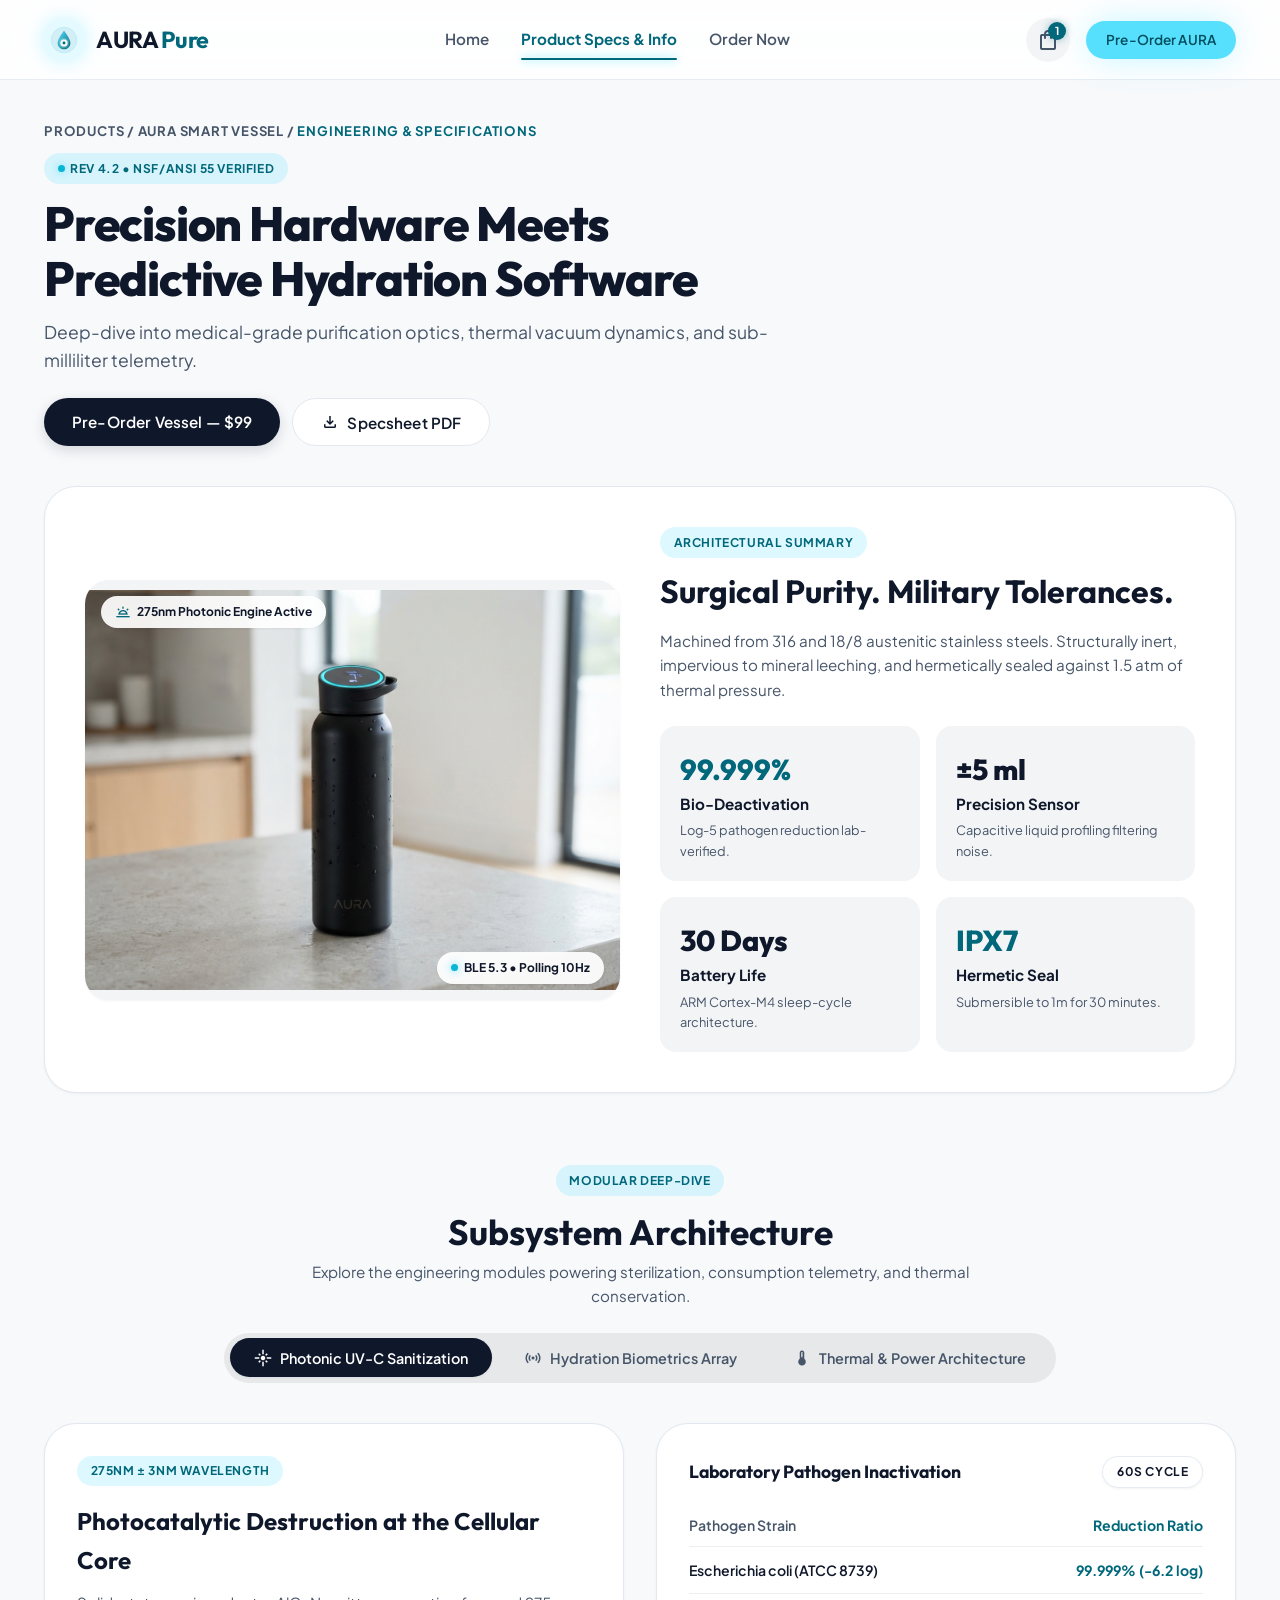
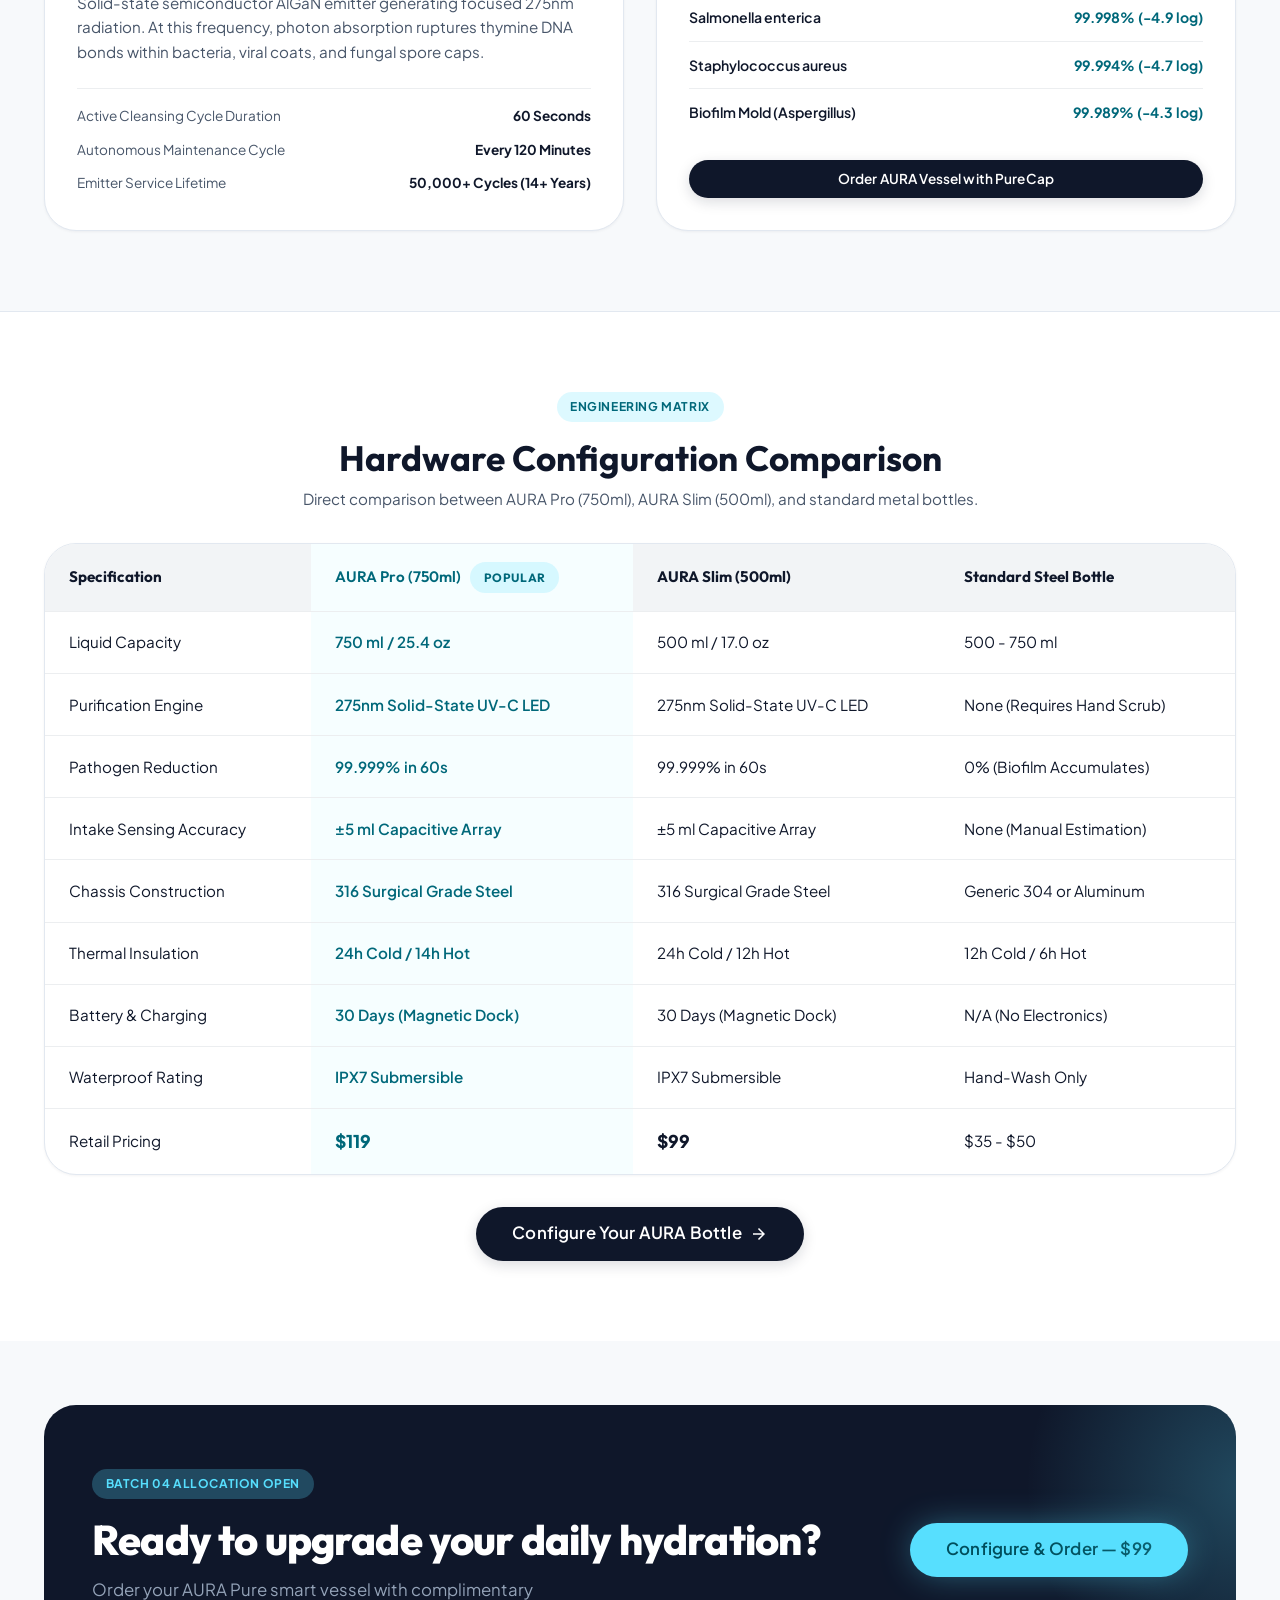
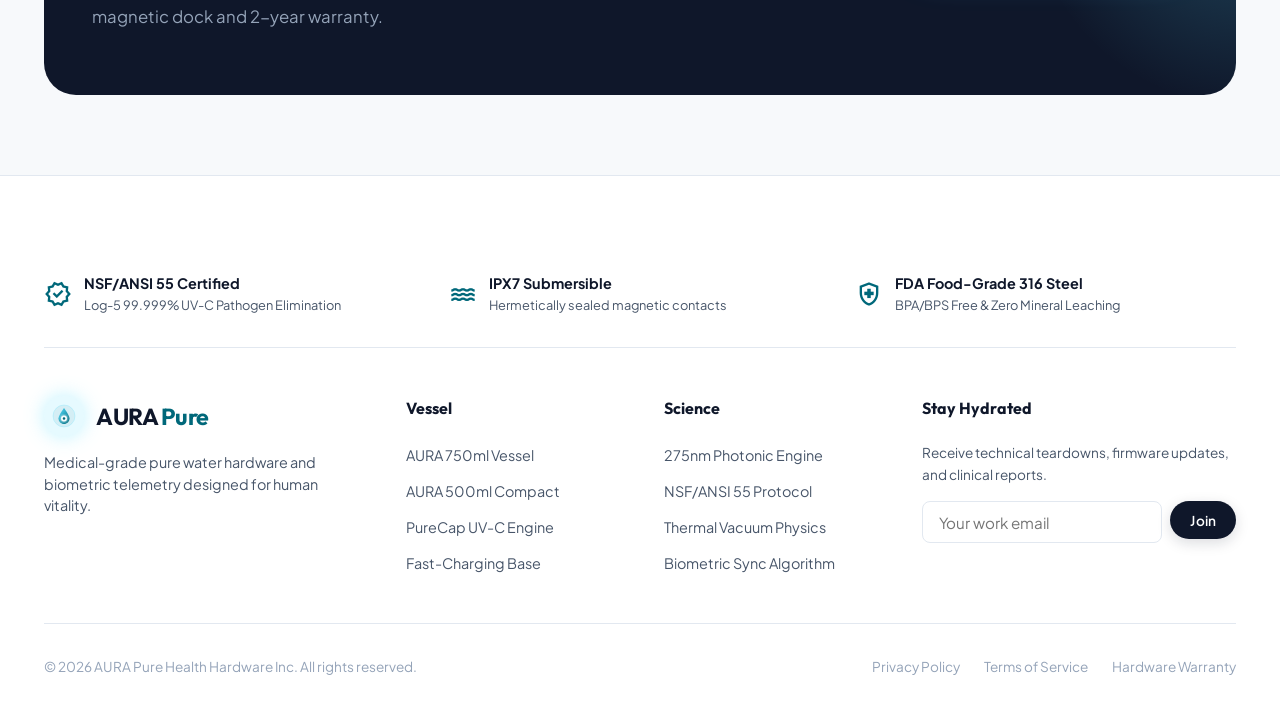
<file: product.html>
<!DOCTYPE html>
<html lang="en">
<head>
  <meta charset="utf-8" />
  <meta name="viewport" content="width=device-width, initial-scale=1.0" />
  <title>Product Specs &amp; Info — AURA Pure Smart Bottle</title>
  <meta name="description" content="Technical specifications, pathogen reduction metrics, and subsystem architecture for AURA Pure." />
  <link rel="stylesheet" href="styles.css" />
  <link rel="icon" type="image/svg+xml" href="assets/logo.svg" />
</head>
<body>

  <!-- ================= Site Header ================= -->
  <header class="site-header">
    <div class="nav-container">
      <a href="index.html" class="brand-logo">
        <div class="brand-icon-box">
          <img src="assets/logo.svg" alt="AURA Logo" width="28" height="28" />
        </div>
        <span>AURA <span class="brand-highlight">Pure</span></span>
      </a>

      <nav class="nav-links">
        <a href="index.html" class="nav-item">Home</a>
        <a href="product.html" class="nav-item active">Product Specs &amp; Info</a>
        <a href="order.html" class="nav-item">Order Now</a>
      </nav>

      <div class="nav-actions">
        <a href="order.html" class="cart-btn" aria-label="View Cart">
          <span class="material-symbols-outlined">shopping_bag</span>
          <span class="cart-badge">1</span>
        </a>
        <a href="order.html" class="btn btn-secondary btn-sm">Pre-Order AURA</a>
        <button class="mobile-toggle" aria-label="Toggle Navigation">
          <span class="material-symbols-outlined">menu</span>
        </button>
      </div>
    </div>
  </header>

  <!-- ================= Main Content ================= -->
  <main>

    <!-- Context Breadcrumb & Title -->
    <section class="section" style="padding: 2.5rem 0 1.5rem;">
      <div class="container">
        <div style="font-size: 0.82rem; font-weight: 700; color: var(--color-on-surface-variant); text-transform: uppercase; letter-spacing: 0.06em; margin-bottom: 0.75rem;">
          <a href="index.html" style="color: var(--color-on-surface-variant);">Products</a> /
          <span style="color: var(--color-on-surface-variant);">AURA Smart Vessel</span> /
          <span style="color: var(--color-secondary);">Engineering &amp; Specifications</span>
        </div>

        <div style="display: flex; justify-content: space-between; align-items: flex-end; flex-wrap: wrap; gap: 1.5rem;">
          <div style="max-width: 760px;">
            <span class="badge badge-cyan" style="margin-bottom: 0.75rem;">
              <span class="live-dot"></span> REV 4.2 • NSF/ANSI 55 VERIFIED
            </span>
            <h1 style="font-family: var(--font-display); font-size: clamp(2rem, 4vw, 3rem); font-weight: 800; letter-spacing: -0.025em; line-height: 1.15; margin-bottom: 0.75rem;">
              Precision Hardware Meets Predictive Hydration Software
            </h1>
            <p style="font-size: 1.1rem; color: var(--color-on-surface-variant);">
              Deep-dive into medical-grade purification optics, thermal vacuum dynamics, and sub-milliliter telemetry.
            </p>
          </div>

          <div style="display: flex; gap: 0.75rem; flex-wrap: wrap;">
            <a href="order.html" class="btn btn-primary">
              Pre-Order Vessel — $99
            </a>
            <button class="btn btn-outline" onclick="showToast('Engineering Specsheet PDF generated and downloading.')">
              <span class="material-symbols-outlined" style="font-size: 18px;">download</span>
              Specsheet PDF
            </button>
          </div>
        </div>
      </div>
    </section>

    <!-- Visual Hardware Diagnostic Showcase -->
    <section class="section" style="padding: 1rem 0 3.5rem;">
      <div class="container">
        <div class="card-solid" style="padding: 2.5rem; background: white;">
          <div style="display: grid; grid-template-columns: 1fr 1fr; gap: 2.5rem; align-items: center;" class="hardware-split-wrap">
            <!-- Product Render with Diagnostics Overlays -->
            <div style="position: relative; border-radius: var(--radius-lg); overflow: hidden; background: var(--color-surface-low); min-height: 420px; display: flex; align-items: center; justify-content: center; box-shadow: var(--shadow-sm);">
              <img src="assets/aura-hero.png" alt="AURA Pure Studio Render" style="max-height: 400px; width: auto; object-fit: contain;" />
              <!-- HUD Overlays -->
              <div style="position: absolute; top: 1rem; left: 1rem; background: rgba(255,255,255,0.92); backdrop-filter: blur(8px); padding: 0.4rem 0.85rem; border-radius: var(--radius-full); font-size: 0.75rem; font-weight: 700; color: var(--color-primary); box-shadow: var(--shadow-sm); display: flex; align-items: center; gap: 0.4rem;">
                <span class="material-symbols-outlined" style="font-size: 16px; color: var(--color-secondary);">wb_twilight</span>
                275nm Photonic Engine Active
              </div>
              <div style="position: absolute; bottom: 1rem; right: 1rem; background: rgba(255,255,255,0.92); backdrop-filter: blur(8px); padding: 0.4rem 0.85rem; border-radius: var(--radius-full); font-size: 0.75rem; font-weight: 700; color: var(--color-primary); box-shadow: var(--shadow-sm); display: flex; align-items: center; gap: 0.4rem;">
                <span class="live-dot"></span>
                BLE 5.3 • Polling 10Hz
              </div>
            </div>

            <!-- Architectural Summary & 4-Tile Metrics -->
            <div>
              <span class="badge badge-cyan" style="margin-bottom: 0.5rem;">ARCHITECTURAL SUMMARY</span>
              <h2 style="font-family: var(--font-display); font-size: 2rem; font-weight: 700; margin-bottom: 0.75rem;">
                Surgical Purity. Military Tolerances.
              </h2>
              <p style="font-size: 0.95rem; color: var(--color-on-surface-variant); margin-bottom: 1.5rem; line-height: 1.6;">
                Machined from 316 and 18/8 austenitic stainless steels. Structurally inert, impervious to mineral leeching, and hermetically sealed against 1.5 atm of thermal pressure.
              </p>

              <!-- 2x2 Metric Callout Grid -->
              <div style="display: grid; grid-template-columns: 1fr 1fr; gap: 1rem;">
                <div style="background: var(--color-surface-low); padding: 1.25rem; border-radius: var(--radius-md);">
                  <div style="font-family: var(--font-display); font-size: 1.8rem; font-weight: 800; color: var(--color-secondary);">99.999%</div>
                  <div style="font-weight: 700; font-size: 0.95rem; margin-bottom: 0.25rem;">Bio-Deactivation</div>
                  <div style="font-size: 0.8rem; color: var(--color-on-surface-variant);">Log-5 pathogen reduction lab-verified.</div>
                </div>

                <div style="background: var(--color-surface-low); padding: 1.25rem; border-radius: var(--radius-md);">
                  <div style="font-family: var(--font-display); font-size: 1.8rem; font-weight: 800; color: var(--color-primary);">±5 ml</div>
                  <div style="font-weight: 700; font-size: 0.95rem; margin-bottom: 0.25rem;">Precision Sensor</div>
                  <div style="font-size: 0.8rem; color: var(--color-on-surface-variant);">Capacitive liquid profiling filtering noise.</div>
                </div>

                <div style="background: var(--color-surface-low); padding: 1.25rem; border-radius: var(--radius-md);">
                  <div style="font-family: var(--font-display); font-size: 1.8rem; font-weight: 800; color: var(--color-primary);">30 Days</div>
                  <div style="font-weight: 700; font-size: 0.95rem; margin-bottom: 0.25rem;">Battery Life</div>
                  <div style="font-size: 0.8rem; color: var(--color-on-surface-variant);">ARM Cortex-M4 sleep-cycle architecture.</div>
                </div>

                <div style="background: var(--color-surface-low); padding: 1.25rem; border-radius: var(--radius-md);">
                  <div style="font-family: var(--font-display); font-size: 1.8rem; font-weight: 800; color: var(--color-secondary);">IPX7</div>
                  <div style="font-weight: 700; font-size: 0.95rem; margin-bottom: 0.25rem;">Hermetic Seal</div>
                  <div style="font-size: 0.8rem; color: var(--color-on-surface-variant);">Submersible to 1m for 30 minutes.</div>
                </div>
              </div>
            </div>
          </div>
        </div>
      </div>
    </section>

    <!-- INTERACTIVE SUBSYSTEM ARCHITECTURE TABS -->
    <section class="section" style="padding-top: 1rem;">
      <div class="container">
        <div style="text-align: center; max-width: 680px; margin: 0 auto;">
          <span class="badge badge-cyan" style="margin-bottom: 0.5rem;">MODULAR DEEP-DIVE</span>
          <h2 style="font-family: var(--font-display); font-size: 2.2rem; font-weight: 700;">
            Subsystem Architecture
          </h2>
          <p style="color: var(--color-on-surface-variant); font-size: 0.95rem;">
            Explore the engineering modules powering sterilization, consumption telemetry, and thermal conservation.
          </p>
        </div>

        <!-- Navigation Tabs -->
        <div class="spec-tabs-nav">
          <button class="spec-tab-btn active" data-tab="tab-uv">
            <span class="material-symbols-outlined" style="font-size: 18px;">flare</span>
            Photonic UV-C Sanitization
          </button>
          <button class="spec-tab-btn" data-tab="tab-sensors">
            <span class="material-symbols-outlined" style="font-size: 18px;">sensors</span>
            Hydration Biometrics Array
          </button>
          <button class="spec-tab-btn" data-tab="tab-thermal">
            <span class="material-symbols-outlined" style="font-size: 18px;">device_thermostat</span>
            Thermal &amp; Power Architecture
          </button>
        </div>

        <!-- Tab 1: UV-C Sanitization -->
        <div id="tab-uv" class="spec-tab-panel active">
          <div style="display: grid; grid-template-columns: 1fr 1fr; gap: 2rem;">
            <div class="card-solid" style="padding: 2rem; background: white;">
              <span class="badge badge-cyan" style="margin-bottom: 1rem;">275nm ± 3nm Wavelength</span>
              <h3 style="font-family: var(--font-display); font-size: 1.5rem; font-weight: 700; margin-bottom: 0.75rem;">
                Photocatalytic Destruction at the Cellular Core
              </h3>
              <p style="color: var(--color-on-surface-variant); font-size: 0.95rem; margin-bottom: 1.5rem; line-height: 1.6;">
                Solid-state semiconductor AlGaN emitter generating focused 275nm radiation. At this frequency, photon absorption ruptures thymine DNA bonds within bacteria, viral coats, and fungal spore caps.
              </p>

              <div style="border-top: 1px solid var(--color-surface-container); padding-top: 1rem; display: flex; flex-direction: column; gap: 0.75rem;">
                <div style="display: flex; justify-content: space-between; font-size: 0.85rem;">
                  <span style="color: var(--color-on-surface-variant);">Active Cleansing Cycle Duration</span>
                  <span style="font-weight: 700; color: var(--color-primary);">60 Seconds</span>
                </div>
                <div style="display: flex; justify-content: space-between; font-size: 0.85rem;">
                  <span style="color: var(--color-on-surface-variant);">Autonomous Maintenance Cycle</span>
                  <span style="font-weight: 700; color: var(--color-primary);">Every 120 Minutes</span>
                </div>
                <div style="display: flex; justify-content: space-between; font-size: 0.85rem;">
                  <span style="color: var(--color-on-surface-variant);">Emitter Service Lifetime</span>
                  <span style="font-weight: 700; color: var(--color-primary);">50,000+ Cycles (14+ Years)</span>
                </div>
              </div>
            </div>

            <!-- Pathogen Inactivation Table -->
            <div class="card-solid" style="padding: 2rem; background: white;">
              <div style="display: flex; justify-content: space-between; align-items: center; margin-bottom: 1rem;">
                <h4 style="font-family: var(--font-display); font-weight: 700; font-size: 1.1rem;">
                  Laboratory Pathogen Inactivation
                </h4>
                <span class="badge badge-glass">60s CYCLE</span>
              </div>

              <table style="width: 100%; border-collapse: collapse; font-size: 0.88rem;">
                <thead>
                  <tr style="border-bottom: 1.5px solid var(--color-surface-container); text-align: left;">
                    <th style="padding: 0.6rem 0; color: var(--color-on-surface-variant); font-weight: 600;">Pathogen Strain</th>
                    <th style="padding: 0.6rem 0; text-align: right; color: var(--color-secondary); font-weight: 700;">Reduction Ratio</th>
                  </tr>
                </thead>
                <tbody>
                  <tr style="border-bottom: 1px solid var(--color-surface-container);">
                    <td style="padding: 0.75rem 0; font-weight: 600;">Escherichia coli (ATCC 8739)</td>
                    <td style="padding: 0.75rem 0; text-align: right; color: var(--color-secondary); font-weight: 700;">99.999% (-6.2 log)</td>
                  </tr>
                  <tr style="border-bottom: 1px solid var(--color-surface-container);">
                    <td style="padding: 0.75rem 0; font-weight: 600;">Salmonella enterica</td>
                    <td style="padding: 0.75rem 0; text-align: right; color: var(--color-secondary); font-weight: 700;">99.998% (-4.9 log)</td>
                  </tr>
                  <tr style="border-bottom: 1px solid var(--color-surface-container);">
                    <td style="padding: 0.75rem 0; font-weight: 600;">Staphylococcus aureus</td>
                    <td style="padding: 0.75rem 0; text-align: right; color: var(--color-secondary); font-weight: 700;">99.994% (-4.7 log)</td>
                  </tr>
                  <tr>
                    <td style="padding: 0.75rem 0; font-weight: 600;">Biofilm Mold (Aspergillus)</td>
                    <td style="padding: 0.75rem 0; text-align: right; color: var(--color-secondary); font-weight: 700;">99.989% (-4.3 log)</td>
                  </tr>
                </tbody>
              </table>

              <div style="margin-top: 1.5rem; display: flex; gap: 0.75rem;">
                <a href="order.html" class="btn btn-primary btn-sm" style="width: 100%;">
                  Order AURA Vessel with PureCap
                </a>
              </div>
            </div>
          </div>
        </div>

        <!-- Tab 2: Hydration Biometrics Array -->
        <div id="tab-sensors" class="spec-tab-panel">
          <div style="display: grid; grid-template-columns: 1fr 1fr; gap: 2rem; align-items: center;">
            <div style="border-radius: var(--radius-lg); overflow: hidden; box-shadow: var(--shadow-md);">
              <img src="assets/aura-steel-desk.jpg" alt="AURA Biometric Tracking on Desk" />
            </div>
            <div class="card-solid" style="padding: 2.25rem; background: white;">
              <span class="badge badge-cyan" style="margin-bottom: 1rem;">MICRO-CAPACITIVE SENSING</span>
              <h3 style="font-family: var(--font-display); font-size: 1.5rem; font-weight: 700; margin-bottom: 0.75rem;">
                Continuous Water Intake Profiling
              </h3>
              <p style="color: var(--color-on-surface-variant); font-size: 0.95rem; margin-bottom: 1.5rem; line-height: 1.6;">
                The AURA base integrates a 12-point capacitive field sensor that scans liquid volume to ±5 ml accuracy every time the bottle is placed flat. Dynamic algorithms filter out sloshing, walking motion, and ice cubes.
              </p>
              <div style="display: grid; grid-template-columns: 1fr 1fr; gap: 1rem;">
                <div style="background: var(--color-surface-low); padding: 1rem; border-radius: var(--radius-md);">
                  <div style="font-weight: 700; font-size: 0.95rem;">Apple Health</div>
                  <div style="font-size: 0.8rem; color: var(--color-on-surface-variant);">Native two-way biometric sync.</div>
                </div>
                <div style="background: var(--color-surface-low); padding: 1rem; border-radius: var(--radius-md);">
                  <div style="font-weight: 700; font-size: 0.95rem;">Strava &amp; WHOOP</div>
                  <div style="font-size: 0.8rem; color: var(--color-on-surface-variant);">Dynamic sweat compensation.</div>
                </div>
              </div>
            </div>
          </div>
        </div>

        <!-- Tab 3: Thermal & Power Architecture -->
        <div id="tab-thermal" class="spec-tab-panel">
          <div style="display: grid; grid-template-columns: 1fr 1fr; gap: 2rem; align-items: center;">
            <div class="card-solid" style="padding: 2.25rem; background: white;">
              <span class="badge badge-cyan" style="margin-bottom: 1rem;">THERMAL EFFICIENCY</span>
              <h3 style="font-family: var(--font-display); font-size: 1.5rem; font-weight: 700; margin-bottom: 0.75rem;">
                Double-Wall Vacuum + Magnetic Pogo Dock
              </h3>
              <p style="color: var(--color-on-surface-variant); font-size: 0.95rem; margin-bottom: 1.5rem; line-height: 1.6;">
                Dual walls of cold-worked 316 surgical steel are sealed with a vacuum pressure of 10⁻⁵ Torr with copper reflective heat shielding. Liquids stay iced for 24 hours and piping hot for 14 hours.
              </p>
              <div style="display: flex; gap: 1rem;">
                <div style="background: var(--color-surface-low); padding: 1rem; border-radius: var(--radius-md); flex: 1;">
                  <div style="font-size: 1.25rem; font-weight: 800; color: var(--color-primary);">650 mAh</div>
                  <div style="font-size: 0.8rem; color: var(--color-on-surface-variant);">Li-ion Polymer Cell</div>
                </div>
                <div style="background: var(--color-surface-low); padding: 1rem; border-radius: var(--radius-md); flex: 1;">
                  <div style="font-size: 1.25rem; font-weight: 800; color: var(--color-secondary);">90 Mins</div>
                  <div style="font-size: 0.8rem; color: var(--color-on-surface-variant);">Magnetic Full Charge</div>
                </div>
              </div>
            </div>
            <div style="border-radius: var(--radius-lg); overflow: hidden; box-shadow: var(--shadow-md);">
              <img src="assets/aura-exploded-breakdown.jpg" alt="AURA Thermal Engineering Breakdown" />
            </div>
          </div>
        </div>

      </div>
    </section>

    <!-- HARDWARE COMPARISON MATRIX TABLE -->
    <section class="section" style="background: white; border-top: 1px solid var(--color-outline-variant);">
      <div class="container">
        <div style="text-align: center; max-width: 680px; margin: 0 auto;">
          <span class="badge badge-cyan" style="margin-bottom: 0.5rem;">ENGINEERING MATRIX</span>
          <h2 style="font-family: var(--font-display); font-size: 2.2rem; font-weight: 700;">
            Hardware Configuration Comparison
          </h2>
          <p style="color: var(--color-on-surface-variant); font-size: 0.95rem;">
            Direct comparison between AURA Pro (750ml), AURA Slim (500ml), and standard metal bottles.
          </p>
        </div>

        <div class="comparison-table-wrap">
          <table class="comparison-table">
            <thead>
              <tr>
                <th>Specification</th>
                <th class="highlight-col">AURA Pro (750ml) <span class="badge badge-cyan" style="margin-left: 0.35rem;">POPULAR</span></th>
                <th>AURA Slim (500ml)</th>
                <th>Standard Steel Bottle</th>
              </tr>
            </thead>
            <tbody>
              <tr>
                <td>Liquid Capacity</td>
                <td class="highlight-col">750 ml / 25.4 oz</td>
                <td>500 ml / 17.0 oz</td>
                <td>500 - 750 ml</td>
              </tr>
              <tr>
                <td>Purification Engine</td>
                <td class="highlight-col">275nm Solid-State UV-C LED</td>
                <td>275nm Solid-State UV-C LED</td>
                <td>None (Requires Hand Scrub)</td>
              </tr>
              <tr>
                <td>Pathogen Reduction</td>
                <td class="highlight-col">99.999% in 60s</td>
                <td>99.999% in 60s</td>
                <td>0% (Biofilm Accumulates)</td>
              </tr>
              <tr>
                <td>Intake Sensing Accuracy</td>
                <td class="highlight-col">±5 ml Capacitive Array</td>
                <td>±5 ml Capacitive Array</td>
                <td>None (Manual Estimation)</td>
              </tr>
              <tr>
                <td>Chassis Construction</td>
                <td class="highlight-col">316 Surgical Grade Steel</td>
                <td>316 Surgical Grade Steel</td>
                <td>Generic 304 or Aluminum</td>
              </tr>
              <tr>
                <td>Thermal Insulation</td>
                <td class="highlight-col">24h Cold / 14h Hot</td>
                <td>24h Cold / 12h Hot</td>
                <td>12h Cold / 6h Hot</td>
              </tr>
              <tr>
                <td>Battery &amp; Charging</td>
                <td class="highlight-col">30 Days (Magnetic Dock)</td>
                <td>30 Days (Magnetic Dock)</td>
                <td>N/A (No Electronics)</td>
              </tr>
              <tr>
                <td>Waterproof Rating</td>
                <td class="highlight-col">IPX7 Submersible</td>
                <td>IPX7 Submersible</td>
                <td>Hand-Wash Only</td>
              </tr>
              <tr>
                <td>Retail Pricing</td>
                <td class="highlight-col" style="font-size: 1.1rem; font-weight: 800;">$119</td>
                <td style="font-size: 1.1rem; font-weight: 800;">$99</td>
                <td>$35 - $50</td>
              </tr>
            </tbody>
          </table>
        </div>

        <div style="text-align: center; margin-top: 2rem;">
          <a href="order.html" class="btn btn-primary btn-lg">
            Configure Your AURA Bottle
            <span class="material-symbols-outlined" style="font-size: 18px;">arrow_forward</span>
          </a>
        </div>
      </div>
    </section>

    <!-- BOTTOM CTA BANNER -->
    <div class="container">
      <div class="cta-banner">
        <div class="cta-content">
          <span class="badge badge-cyan" style="background: rgba(87, 223, 254, 0.25); color: #57dffe; margin-bottom: 1rem;">
            BATCH 04 ALLOCATION OPEN
          </span>
          <h2>Ready to upgrade your daily hydration?</h2>
          <p>Order your AURA Pure smart vessel with complimentary magnetic dock and 2-year warranty.</p>
        </div>
        <div>
          <a href="order.html" class="btn btn-secondary btn-lg" style="white-space: nowrap;">
            Configure &amp; Order — $99
          </a>
        </div>
      </div>
    </div>

  </main>

  <!-- ================= Footer ================= -->
  <footer class="site-footer">
    <div class="container">
      <div class="cert-strip">
        <div class="cert-item">
          <span class="material-symbols-outlined cert-icon" style="font-size: 28px;">verified</span>
          <div>
            <div class="cert-title">NSF/ANSI 55 Certified</div>
            <div class="cert-sub">Log-5 99.999% UV-C Pathogen Elimination</div>
          </div>
        </div>
        <div class="cert-item">
          <span class="material-symbols-outlined cert-icon" style="font-size: 28px;">water</span>
          <div>
            <div class="cert-title">IPX7 Submersible</div>
            <div class="cert-sub">Hermetically sealed magnetic contacts</div>
          </div>
        </div>
        <div class="cert-item">
          <span class="material-symbols-outlined cert-icon" style="font-size: 28px;">health_and_safety</span>
          <div>
            <div class="cert-title">FDA Food-Grade 316 Steel</div>
            <div class="cert-sub">BPA/BPS Free &amp; Zero Mineral Leaching</div>
          </div>
        </div>
      </div>

      <div class="footer-top-grid" style="padding-top: 3rem;">
        <div class="footer-col">
          <div class="brand-logo" style="margin-bottom: 1rem;">
            <div class="brand-icon-box">
              <img src="assets/logo.svg" alt="AURA Logo" width="24" height="24" />
            </div>
            <span>AURA <span class="brand-highlight">Pure</span></span>
          </div>
          <p style="font-size: 0.9rem; color: var(--color-on-surface-variant); max-width: 280px; line-height: 1.5;">
            Medical-grade pure water hardware and biometric telemetry designed for human vitality.
          </p>
        </div>

        <div class="footer-col">
          <h4>Vessel</h4>
          <ul class="footer-nav-list">
            <li><a href="order.html">AURA 750ml Vessel</a></li>
            <li><a href="order.html">AURA 500ml Compact</a></li>
            <li><a href="order.html">PureCap UV-C Engine</a></li>
            <li><a href="order.html">Fast-Charging Base</a></li>
          </ul>
        </div>

        <div class="footer-col">
          <h4>Science</h4>
          <ul class="footer-nav-list">
            <li><a href="product.html">275nm Photonic Engine</a></li>
            <li><a href="product.html">NSF/ANSI 55 Protocol</a></li>
            <li><a href="product.html">Thermal Vacuum Physics</a></li>
            <li><a href="product.html">Biometric Sync Algorithm</a></li>
          </ul>
        </div>

        <div class="footer-col">
          <h4>Stay Hydrated</h4>
          <p style="font-size: 0.85rem; color: var(--color-on-surface-variant); margin-bottom: 1rem;">
            Receive technical teardowns, firmware updates, and clinical reports.
          </p>
          <div style="display: flex; gap: 0.5rem;">
            <input type="email" placeholder="Your work email" class="engraving-input" style="height: 42px;" />
            <button class="btn btn-primary btn-sm">Join</button>
          </div>
        </div>
      </div>

      <div class="footer-bottom">
        <div>&copy; 2026 AURA Pure Health Hardware Inc. All rights reserved.</div>
        <div class="footer-legal-links">
          <a href="#">Privacy Policy</a>
          <a href="#">Terms of Service</a>
          <a href="#">Hardware Warranty</a>
        </div>
      </div>
    </div>
  </footer>

  <script src="script.js"></script>
</body>
</html>
</file>
<file: styles.css>
/* ==========================================================================
   AURA Pure — Luminous Pure Tech Design System
   Matches Google Stitch Specifications & DESIGN.md
   ========================================================================== */

@import url('https://fonts.googleapis.com/css2?family=Outfit:wght@400;500;600;700;800&family=Plus+Jakarta+Sans:wght@400;500;600;700&display=swap');
@import url('https://fonts.googleapis.com/css2?family=Material+Symbols+Outlined:opsz,wght,FILL,GRAD@24,400,0,0');

:root {
  /* Surface & Background */
  --color-surface: #f7f9fb;
  --color-surface-dim: #d8dadc;
  --color-surface-lowest: #ffffff;
  --color-surface-low: #f2f4f6;
  --color-surface-container: #eceef0;
  --color-surface-high: #e6e8ea;
  --color-surface-highest: #e0e3e5;

  /* Typography & On-Surface */
  --color-on-surface: #0f172a;
  --color-on-surface-variant: #475569;
  --color-outline: #94a3b8;
  --color-outline-variant: #e2e8f0;

  /* Primary Brand: Deep Oceanic Slate */
  --color-primary: #0f172a;
  --color-on-primary: #ffffff;
  --color-primary-hover: #1e293b;

  /* Secondary: Bio-Cyan & Active States */
  --color-secondary: #00687a;
  --color-secondary-container: #57dffe;
  --color-secondary-bright: #06b6d4;
  --color-on-secondary: #ffffff;
  --color-on-secondary-container: #004e5c;

  /* Tertiary / Glow */
  --color-tertiary: #38bdf8;
  --color-tertiary-container: #c4e7ff;

  /* Fonts */
  --font-display: 'Outfit', -apple-system, BlinkMacSystemFont, 'Segoe UI', Roboto, sans-serif;
  --font-body: 'Plus Jakarta Sans', -apple-system, BlinkMacSystemFont, 'Segoe UI', Roboto, sans-serif;

  /* Radius */
  --radius-sm: 0.5rem;
  --radius-md: 1rem;
  --radius-lg: 1.5rem;
  --radius-xl: 2rem;
  --radius-full: 9999px;

  /* Shadows & Glow */
  --shadow-sm: 0 1px 3px rgba(15, 23, 42, 0.05);
  --shadow-md: 0 4px 14px -2px rgba(15, 23, 42, 0.08);
  --shadow-lg: 0 12px 28px -6px rgba(15, 23, 42, 0.1);
  --shadow-xl: 0 20px 38px -10px rgba(15, 23, 42, 0.14);
  --shadow-cyan-glow: 0 0 35px -5px rgba(87, 223, 254, 0.45);
  --shadow-cyan-pulse: 0 0 50px rgba(6, 182, 212, 0.6);

  /* Containers */
  --max-width: 1240px;
}

/* Base Reset */
*, *::before, *::after {
  box-sizing: border-box;
  margin: 0;
  padding: 0;
}

html {
  font-size: 16px;
  scroll-behavior: smooth;
}

body {
  font-family: var(--font-body);
  background-color: var(--color-surface);
  color: var(--color-on-surface);
  line-height: 1.6;
  -webkit-font-smoothing: antialiased;
  -moz-osx-font-smoothing: grayscale;
  overflow-x: hidden;
}

img {
  max-width: 100%;
  height: auto;
  display: block;
}

a {
  color: inherit;
  text-decoration: none;
}

button {
  cursor: pointer;
  border: none;
  background: none;
  font-family: inherit;
}

.material-symbols-outlined {
  font-variation-settings: 'FILL' 0, 'wght' 400, 'GRAD' 0, 'opsz' 24;
  vertical-align: middle;
  line-height: 1;
}

/* ==========================================================================
   Header & Navigation
   ========================================================================== */
.site-header {
  position: fixed;
  top: 0;
  left: 0;
  right: 0;
  height: 80px;
  z-index: 100;
  background: rgba(255, 255, 255, 0.85);
  backdrop-filter: blur(20px);
  -webkit-backdrop-filter: blur(20px);
  border-bottom: 1px solid rgba(226, 232, 240, 0.8);
  transition: all 0.3s ease;
}

.nav-container {
  max-width: var(--max-width);
  margin: 0 auto;
  height: 100%;
  padding: 0 1.5rem;
  display: flex;
  align-items: center;
  justify-content: space-between;
  gap: 1.5rem;
}

.brand-logo {
  display: flex;
  align-items: center;
  gap: 0.75rem;
  font-family: var(--font-display);
  font-size: 1.45rem;
  font-weight: 700;
  color: var(--color-primary);
  letter-spacing: -0.02em;
}

.brand-icon-box {
  width: 40px;
  height: 40px;
  display: flex;
  align-items: center;
  justify-content: center;
  border-radius: var(--radius-full);
  background: rgba(87, 223, 254, 0.15);
  box-shadow: 0 0 20px rgba(87, 223, 254, 0.4);
  transition: transform 0.3s ease;
}

.brand-logo:hover .brand-icon-box {
  transform: scale(1.06);
}

.brand-logo .brand-highlight {
  color: var(--color-secondary);
}

.nav-links {
  display: flex;
  align-items: center;
  gap: 2rem;
}

.nav-item {
  font-size: 0.95rem;
  font-weight: 600;
  color: var(--color-on-surface-variant);
  transition: color 0.2s ease;
  position: relative;
  padding: 0.5rem 0;
}

.nav-item:hover {
  color: var(--color-primary);
}

.nav-item.active {
  color: var(--color-secondary);
  font-weight: 700;
}

.nav-item.active::after {
  content: '';
  position: absolute;
  bottom: 0;
  left: 0;
  right: 0;
  height: 2px;
  background: var(--color-secondary);
  border-radius: var(--radius-full);
  box-shadow: 0 0 10px var(--color-secondary-container);
}

.nav-actions {
  display: flex;
  align-items: center;
  gap: 1rem;
}

.cart-btn {
  position: relative;
  width: 44px;
  height: 44px;
  border-radius: var(--radius-full);
  display: flex;
  align-items: center;
  justify-content: center;
  color: var(--color-on-surface-variant);
  background: var(--color-surface-low);
  transition: all 0.2s ease;
}

.cart-btn:hover {
  background: var(--color-surface-high);
  color: var(--color-primary);
}

.cart-badge {
  position: absolute;
  top: 4px;
  right: 4px;
  width: 18px;
  height: 18px;
  border-radius: var(--radius-full);
  background: var(--color-secondary);
  color: var(--color-on-secondary);
  font-size: 11px;
  font-weight: 700;
  display: flex;
  align-items: center;
  justify-content: center;
  box-shadow: 0 0 8px rgba(0, 104, 122, 0.4);
}

.mobile-toggle {
  display: none;
  width: 40px;
  height: 40px;
  border-radius: var(--radius-sm);
  color: var(--color-on-surface);
}

/* ==========================================================================
   Buttons & Pills
   ========================================================================== */
.btn {
  display: inline-flex;
  align-items: center;
  justify-content: center;
  gap: 0.5rem;
  height: 48px;
  padding: 0 1.75rem;
  border-radius: var(--radius-full);
  font-family: var(--font-body);
  font-size: 0.95rem;
  font-weight: 600;
  letter-spacing: 0.01em;
  transition: all 0.25s cubic-bezier(0.16, 1, 0.3, 1);
  text-align: center;
}

.btn-primary {
  background: var(--color-primary);
  color: var(--color-on-primary);
  box-shadow: 0 4px 14px rgba(15, 23, 42, 0.15);
}

.btn-primary:hover {
  background: var(--color-primary-hover);
  transform: translateY(-2px);
  box-shadow: 0 8px 20px rgba(15, 23, 42, 0.22);
}

.btn-secondary {
  background: var(--color-secondary-container);
  color: var(--color-on-secondary-container);
  box-shadow: var(--shadow-cyan-glow);
}

.btn-secondary:hover {
  background: #3ee0ff;
  transform: translateY(-2px);
  box-shadow: var(--shadow-cyan-pulse);
}

.btn-outline {
  background: rgba(255, 255, 255, 0.9);
  color: var(--color-on-surface);
  border: 1px solid var(--color-outline-variant);
  backdrop-filter: blur(8px);
}

.btn-outline:hover {
  background: var(--color-surface-low);
  border-color: var(--color-outline);
}

.btn-sm {
  height: 38px;
  padding: 0 1.25rem;
  font-size: 0.85rem;
}

.btn-lg {
  height: 54px;
  padding: 0 2.25rem;
  font-size: 1.05rem;
}

/* ==========================================================================
   Badges & Chips
   ========================================================================== */
.badge {
  display: inline-flex;
  align-items: center;
  gap: 0.35rem;
  padding: 0.35rem 0.85rem;
  border-radius: var(--radius-full);
  font-size: 0.75rem;
  font-weight: 700;
  letter-spacing: 0.05em;
  text-transform: uppercase;
}

.badge-cyan {
  background: rgba(87, 223, 254, 0.2);
  color: var(--color-secondary);
}

.badge-glass {
  background: rgba(255, 255, 255, 0.85);
  backdrop-filter: blur(12px);
  color: var(--color-on-surface);
  border: 1px solid rgba(226, 232, 240, 0.8);
  box-shadow: var(--shadow-sm);
}

.live-dot {
  width: 7px;
  height: 7px;
  border-radius: var(--radius-full);
  background: var(--color-secondary-bright);
  box-shadow: 0 0 8px var(--color-secondary-container);
  animation: pulseDot 2s infinite ease-in-out;
}

@keyframes pulseDot {
  0%, 100% { opacity: 1; transform: scale(1); }
  50% { opacity: 0.4; transform: scale(1.3); }
}

/* ==========================================================================
   Page Layout
   ========================================================================== */
main {
  padding-top: 80px;
  min-height: calc(100vh - 80px);
}

.container {
  max-width: var(--max-width);
  margin: 0 auto;
  padding: 0 1.5rem;
}

.section {
  padding: 5rem 0;
  position: relative;
}

.section-hero {
  padding: 3rem 0 4.5rem;
  overflow: hidden;
}

/* Radial Ambience Behind Product */
.ambient-halo {
  position: absolute;
  border-radius: var(--radius-full);
  pointer-events: none;
  filter: blur(120px);
  z-index: 0;
}

.halo-cyan-center {
  top: 15%;
  left: 50%;
  transform: translateX(-50%);
  width: 650px;
  height: 650px;
  background: rgba(87, 223, 254, 0.22);
}

.halo-cyan-small {
  top: 40%;
  right: 5%;
  width: 380px;
  height: 380px;
  background: rgba(6, 182, 212, 0.12);
}

/* ==========================================================================
   Cards & Glassmorphism
   ========================================================================== */
.card-glass {
  background: rgba(255, 255, 255, 0.85);
  backdrop-filter: blur(18px);
  -webkit-backdrop-filter: blur(18px);
  border: 1px solid rgba(226, 232, 240, 0.85);
  border-radius: var(--radius-xl);
  box-shadow: var(--shadow-md);
  transition: transform 0.3s ease, box-shadow 0.3s ease;
}

.card-glass:hover {
  transform: translateY(-4px);
  box-shadow: var(--shadow-xl);
}

.card-solid {
  background: var(--color-surface-lowest);
  border: 1px solid var(--color-outline-variant);
  border-radius: var(--radius-xl);
  box-shadow: var(--shadow-sm);
  transition: all 0.3s ease;
}

.card-solid:hover {
  box-shadow: var(--shadow-md);
  border-color: #cbd5e1;
}

/* ==========================================================================
   Hero Visual Showcase (AURA Product Spotlight)
   ========================================================================== */
.hero-header-text {
  text-align: center;
  max-width: 820px;
  margin: 0 auto 2.5rem;
  position: relative;
  z-index: 2;
}

.hero-title {
  font-family: var(--font-display);
  font-size: clamp(2.4rem, 5vw, 3.8rem);
  font-weight: 800;
  line-height: 1.1;
  color: var(--color-primary);
  letter-spacing: -0.03em;
  margin-bottom: 1rem;
}

.hero-title .cyan-gradient {
  background: linear-gradient(135deg, #00687a 0%, #06b6d4 100%);
  -webkit-background-clip: text;
  -webkit-text-fill-color: transparent;
}

.hero-subtitle {
  font-size: 1.15rem;
  color: var(--color-on-surface-variant);
  max-width: 620px;
  margin: 0 auto 1.75rem;
  line-height: 1.6;
}

.hero-actions {
  display: flex;
  align-items: center;
  justify-content: center;
  gap: 1rem;
  flex-wrap: wrap;
}

/* Central Product Presentation Stage */
.product-hero-stage {
  position: relative;
  max-width: 960px;
  margin: 1.5rem auto 0;
  z-index: 2;
}

.stage-wrapper {
  position: relative;
  border-radius: var(--radius-xl);
  background: rgba(255, 255, 255, 0.65);
  backdrop-filter: blur(14px);
  border: 1px solid rgba(226, 232, 240, 0.8);
  padding: 1rem;
  box-shadow: var(--shadow-xl);
  overflow: hidden;
}

.stage-image-box {
  position: relative;
  aspect-ratio: 16 / 10;
  border-radius: var(--radius-lg);
  overflow: hidden;
  background: var(--color-surface-container);
  display: flex;
  align-items: center;
  justify-content: center;
}

.stage-image-box img {
  width: 100%;
  height: 100%;
  object-fit: cover;
  transition: transform 0.8s cubic-bezier(0.16, 1, 0.3, 1);
}

.stage-wrapper:hover .stage-image-box img {
  transform: scale(1.03);
}

/* Floating Badges on Hero Showcase */
.floating-spec-badge {
  position: absolute;
  z-index: 10;
  padding: 1rem 1.25rem;
  border-radius: var(--radius-lg);
  background: rgba(255, 255, 255, 0.9);
  backdrop-filter: blur(20px);
  border: 1px solid rgba(255, 255, 255, 0.95);
  box-shadow: var(--shadow-lg);
  max-width: 280px;
  transition: transform 0.3s ease, box-shadow 0.3s ease;
}

.floating-spec-badge:hover {
  transform: translateY(-4px) scale(1.02);
  box-shadow: var(--shadow-xl);
}

.floating-badge-left {
  top: 10%;
  left: -20px;
}

.floating-badge-right {
  top: 25%;
  right: -20px;
}

.floating-badge-bottom {
  bottom: 8%;
  left: 20px;
}

.spec-badge-header {
  display: flex;
  align-items: center;
  gap: 0.6rem;
  margin-bottom: 0.35rem;
}

.spec-badge-icon {
  width: 32px;
  height: 32px;
  border-radius: var(--radius-full);
  background: rgba(87, 223, 254, 0.2);
  color: var(--color-secondary);
  display: flex;
  align-items: center;
  justify-content: center;
}

.spec-badge-title {
  font-family: var(--font-display);
  font-weight: 700;
  font-size: 0.95rem;
  color: var(--color-primary);
}

.spec-badge-desc {
  font-size: 0.82rem;
  color: var(--color-on-surface-variant);
  line-height: 1.4;
}

/* Watermark status pill bottom of image */
.stage-status-bar {
  position: absolute;
  bottom: 1.25rem;
  left: 1.25rem;
  right: 1.25rem;
  display: flex;
  align-items: center;
  justify-content: space-between;
  padding: 0.75rem 1.25rem;
  border-radius: var(--radius-full);
  background: rgba(255, 255, 255, 0.9);
  backdrop-filter: blur(14px);
  border: 1px solid rgba(255, 255, 255, 0.8);
  box-shadow: var(--shadow-md);
  font-size: 0.85rem;
}

/* ==========================================================================
   Visual Highlights Grid (3 Columns)
   ========================================================================== */
.feature-grid {
  display: grid;
  grid-template-columns: repeat(3, 1fr);
  gap: 1.5rem;
  margin-top: 2.5rem;
}

.feature-card {
  padding: 2rem;
  border-radius: var(--radius-xl);
  background: var(--color-surface-lowest);
  border: 1px solid var(--color-outline-variant);
  display: flex;
  flex-direction: column;
  justify-content: space-between;
  transition: all 0.3s ease;
}

.feature-card:hover {
  transform: translateY(-4px);
  border-color: var(--color-secondary-bright);
  box-shadow: 0 12px 30px -8px rgba(6, 182, 212, 0.15);
}

.feature-icon-wrapper {
  width: 48px;
  height: 48px;
  border-radius: var(--radius-full);
  background: rgba(87, 223, 254, 0.15);
  color: var(--color-secondary);
  display: flex;
  align-items: center;
  justify-content: center;
  margin-bottom: 1.25rem;
}

.feature-number {
  font-size: 0.75rem;
  font-weight: 700;
  letter-spacing: 0.05em;
  color: var(--color-outline);
  margin-bottom: 0.35rem;
  text-transform: uppercase;
}

.feature-title {
  font-family: var(--font-display);
  font-size: 1.35rem;
  font-weight: 700;
  color: var(--color-primary);
  margin-bottom: 0.65rem;
  letter-spacing: -0.015em;
}

.feature-desc {
  font-size: 0.92rem;
  color: var(--color-on-surface-variant);
  line-height: 1.5;
  margin-bottom: 1.5rem;
}

.feature-stat-box {
  padding: 0.85rem 1rem;
  border-radius: var(--radius-md);
  background: var(--color-surface-low);
  display: flex;
  align-items: center;
  justify-content: space-between;
}

.feature-stat-val {
  font-family: var(--font-display);
  font-size: 1.1rem;
  font-weight: 700;
  color: var(--color-secondary);
}

/* ==========================================================================
   Exploded Hardware Showcase Section
   ========================================================================== */
.hardware-split {
  display: grid;
  grid-template-columns: 1.2fr 1fr;
  gap: 3rem;
  align-items: center;
  background: var(--color-surface-lowest);
  border-radius: var(--radius-xl);
  border: 1px solid var(--color-outline-variant);
  padding: 3rem;
  box-shadow: var(--shadow-sm);
  margin-top: 3rem;
}

.hardware-media {
  border-radius: var(--radius-lg);
  overflow: hidden;
  background: var(--color-surface-low);
  border: 1px solid var(--color-outline-variant);
  box-shadow: var(--shadow-md);
}

.hardware-media img {
  width: 100%;
  height: 100%;
  object-fit: cover;
}

.hardware-content h3 {
  font-family: var(--font-display);
  font-size: 2.2rem;
  font-weight: 700;
  letter-spacing: -0.02em;
  margin-bottom: 1rem;
  line-height: 1.2;
}

.hardware-content p {
  color: var(--color-on-surface-variant);
  margin-bottom: 2rem;
}

.hardware-specs-list {
  display: grid;
  grid-template-columns: 1fr 1fr;
  gap: 1rem;
}

.spec-tile {
  padding: 1rem;
  border-radius: var(--radius-md);
  background: var(--color-surface-low);
  border: 1px solid transparent;
  transition: all 0.2s ease;
}

.spec-tile:hover {
  background: var(--color-surface-lowest);
  border-color: var(--color-outline-variant);
}

.spec-tile-icon {
  color: var(--color-secondary);
  margin-bottom: 0.35rem;
}

.spec-tile-title {
  font-family: var(--font-display);
  font-weight: 700;
  font-size: 0.95rem;
  margin-bottom: 0.25rem;
}

.spec-tile-desc {
  font-size: 0.8rem;
  color: var(--color-on-surface-variant);
}

/* ==========================================================================
   Order Page Configurator
   ========================================================================== */
.order-layout {
  display: grid;
  grid-template-columns: 1.15fr 0.85fr;
  gap: 2.5rem;
  align-items: flex-start;
  margin-top: 1rem;
}

/* Left Showcase Panel */
.order-visual-stage {
  position: sticky;
  top: 100px;
  background: var(--color-surface-lowest);
  border-radius: var(--radius-xl);
  border: 1px solid var(--color-outline-variant);
  padding: 2.5rem 2rem;
  box-shadow: var(--shadow-sm);
  display: flex;
  flex-direction: column;
  align-items: center;
  justify-content: center;
  overflow: hidden;
}

.order-image-frame {
  position: relative;
  width: 100%;
  max-width: 440px;
  min-height: 440px;
  display: flex;
  align-items: center;
  justify-content: center;
  margin-bottom: 1.5rem;
}

.order-image-frame img {
  max-height: 420px;
  width: auto;
  object-fit: contain;
  transition: transform 0.4s ease;
  filter: drop-shadow(0 20px 25px rgba(0, 0, 0, 0.12));
}

/* Pulse Glow Simulation Ring */
.uv-pulse-halo {
  position: absolute;
  top: 15%;
  width: 220px;
  height: 220px;
  border-radius: var(--radius-full);
  background: rgba(87, 223, 254, 0);
  pointer-events: none;
  filter: blur(28px);
  transition: background 0.5s ease;
}

.uv-pulse-halo.pulsing {
  background: rgba(87, 223, 254, 0.55);
  animation: sanitizeCycle 2.5s infinite ease-in-out;
}

@keyframes sanitizeCycle {
  0% { transform: scale(0.9); opacity: 0.4; }
  50% { transform: scale(1.2); opacity: 0.9; }
  100% { transform: scale(0.9); opacity: 0.4; }
}

/* Laser Engraving Visual Output on Bottle */
.engraving-output {
  position: absolute;
  bottom: 22%;
  padding: 0.35rem 0.75rem;
  background: rgba(255, 255, 255, 0.8);
  backdrop-filter: blur(8px);
  border-radius: var(--radius-sm);
  font-family: var(--font-display);
  font-size: 0.85rem;
  font-weight: 700;
  letter-spacing: 0.25em;
  text-transform: uppercase;
  color: var(--color-primary);
  opacity: 0;
  transform: translateY(5px);
  transition: all 0.3s ease;
  pointer-events: none;
  box-shadow: 0 2px 10px rgba(0,0,0,0.06);
}

.engraving-output.visible {
  opacity: 0.95;
  transform: translateY(0);
}

/* Visual Gallery Thumbnails */
.thumbnail-row {
  display: flex;
  gap: 0.75rem;
  justify-content: center;
  width: 100%;
}

.thumb-btn {
  width: 64px;
  height: 64px;
  border-radius: var(--radius-md);
  border: 2px solid transparent;
  background: var(--color-surface-low);
  padding: 4px;
  overflow: hidden;
  transition: all 0.2s ease;
}

.thumb-btn img {
  width: 100%;
  height: 100%;
  object-fit: cover;
  border-radius: calc(var(--radius-md) - 4px);
}

.thumb-btn.active, .thumb-btn:hover {
  border-color: var(--color-secondary);
  background: var(--color-surface-lowest);
  box-shadow: 0 0 10px rgba(0, 104, 122, 0.25);
}

/* Right Configurator Steps */
.order-config-card {
  background: var(--color-surface-lowest);
  border-radius: var(--radius-xl);
  border: 1px solid var(--color-outline-variant);
  padding: 2.25rem;
  box-shadow: var(--shadow-sm);
  display: flex;
  flex-direction: column;
  gap: 2rem;
}

.order-headline-box {
  border-bottom: 1px solid var(--color-outline-variant);
  padding-bottom: 1.5rem;
}

.order-pricing-row {
  display: flex;
  align-items: baseline;
  gap: 0.85rem;
  margin-top: 0.5rem;
}

.current-price {
  font-family: var(--font-display);
  font-size: 2.5rem;
  font-weight: 800;
  color: var(--color-primary);
  letter-spacing: -0.02em;
}

.original-price {
  font-size: 1.25rem;
  color: var(--color-outline);
  text-decoration: line-through;
}

/* Swatches */
.swatch-grid {
  display: grid;
  grid-template-columns: repeat(4, 1fr);
  gap: 0.75rem;
  margin-top: 0.75rem;
}

.swatch-item {
  display: flex;
  flex-direction: column;
  align-items: center;
  gap: 0.4rem;
  padding: 0.75rem 0.5rem;
  border-radius: var(--radius-md);
  border: 1.5px solid var(--color-outline-variant);
  background: var(--color-surface-lowest);
  transition: all 0.2s ease;
  text-align: center;
}

.swatch-item:hover {
  border-color: #94a3b8;
  background: var(--color-surface-low);
}

.swatch-item.active {
  border-color: var(--color-secondary);
  background: rgba(87, 223, 254, 0.08);
  box-shadow: 0 0 0 2px rgba(87, 223, 254, 0.4);
}

.swatch-circle {
  width: 28px;
  height: 28px;
  border-radius: var(--radius-full);
  box-shadow: inset 0 1px 3px rgba(0,0,0,0.15);
}

.swatch-title {
  font-size: 0.78rem;
  font-weight: 700;
  color: var(--color-on-surface);
}

/* Capacity Selector */
.capacity-grid {
  display: grid;
  grid-template-columns: 1fr 1fr;
  gap: 1rem;
  margin-top: 0.75rem;
}

.capacity-card {
  padding: 1.25rem;
  border-radius: var(--radius-md);
  border: 1.5px solid var(--color-outline-variant);
  background: var(--color-surface-lowest);
  position: relative;
  transition: all 0.2s ease;
  text-align: left;
}

.capacity-card:hover {
  border-color: #94a3b8;
}

.capacity-card.active {
  border-color: var(--color-secondary);
  background: rgba(87, 223, 254, 0.06);
  box-shadow: 0 0 0 2px rgba(87, 223, 254, 0.35);
}

.capacity-top {
  display: flex;
  align-items: baseline;
  justify-content: space-between;
  margin-bottom: 0.35rem;
}

.capacity-size {
  font-family: var(--font-display);
  font-size: 1.15rem;
  font-weight: 700;
}

.capacity-price {
  font-weight: 700;
  color: var(--color-secondary);
}

.capacity-badge {
  position: absolute;
  top: -10px;
  right: 12px;
  background: var(--color-secondary);
  color: white;
  padding: 2px 8px;
  border-radius: var(--radius-full);
  font-size: 10px;
  font-weight: 700;
  text-transform: uppercase;
}

/* Laser Engraving Box */
.engraving-box {
  background: var(--color-surface-low);
  border-radius: var(--radius-md);
  padding: 1.25rem;
  border: 1px solid var(--color-outline-variant);
}

.engraving-header {
  display: flex;
  align-items: center;
  justify-content: space-between;
  margin-bottom: 0.75rem;
}

.engraving-input-wrap {
  margin-top: 0.75rem;
}

.engraving-input {
  width: 100%;
  padding: 0.75rem 1rem;
  border-radius: var(--radius-sm);
  border: 1px solid var(--color-outline-variant);
  background: white;
  font-family: var(--font-body);
  font-size: 0.95rem;
  color: var(--color-on-surface);
  outline: none;
  transition: border-color 0.2s ease;
}

.engraving-input:focus {
  border-color: var(--color-secondary);
  box-shadow: 0 0 0 3px rgba(87, 223, 254, 0.2);
}

/* Switch Toggle */
.switch {
  position: relative;
  display: inline-block;
  width: 44px;
  height: 24px;
}

.switch input {
  opacity: 0;
  width: 0;
  height: 0;
}

.slider {
  position: absolute;
  cursor: pointer;
  inset: 0;
  background-color: #cbd5e1;
  transition: .3s;
  border-radius: 24px;
}

.slider:before {
  position: absolute;
  content: "";
  height: 18px;
  width: 18px;
  left: 3px;
  bottom: 3px;
  background-color: white;
  transition: .3s;
  border-radius: 50%;
  box-shadow: 0 1px 3px rgba(0,0,0,0.2);
}

input:checked + .slider {
  background-color: var(--color-secondary);
}

input:checked + .slider:before {
  transform: translateX(20px);
}

/* Addons List */
.addon-list {
  display: flex;
  flex-direction: column;
  gap: 0.75rem;
}

.addon-card {
  display: flex;
  align-items: center;
  justify-content: space-between;
  padding: 0.85rem 1rem;
  border-radius: var(--radius-md);
  border: 1px solid var(--color-outline-variant);
  background: white;
  cursor: pointer;
  transition: all 0.2s ease;
}

.addon-card:hover {
  background: var(--color-surface-low);
}

.addon-card input[type="checkbox"] {
  width: 18px;
  height: 18px;
  accent-color: var(--color-secondary);
  cursor: pointer;
}

.addon-info {
  display: flex;
  align-items: center;
  gap: 0.75rem;
}

/* Checkout Pill Bar */
.checkout-bar {
  display: flex;
  flex-direction: column;
  gap: 0.85rem;
  border-top: 1px solid var(--color-outline-variant);
  padding-top: 1.5rem;
}

.checkout-btn {
  width: 100%;
  height: 54px;
  font-size: 1.1rem;
  font-weight: 700;
  background: var(--color-primary);
  color: white;
  border-radius: var(--radius-full);
  box-shadow: 0 4px 18px rgba(15, 23, 42, 0.2);
  display: flex;
  align-items: center;
  justify-content: center;
  gap: 0.6rem;
  transition: all 0.25s ease;
}

.checkout-btn:hover {
  background: var(--color-primary-hover);
  transform: translateY(-2px);
  box-shadow: 0 8px 24px rgba(15, 23, 42, 0.25);
}

/* ==========================================================================
   Product Info Page: Specs, Tabs, Table
   ========================================================================== */
.spec-tabs-nav {
  display: flex;
  gap: 0.5rem;
  background: var(--color-surface-high);
  padding: 0.35rem;
  border-radius: var(--radius-full);
  width: fit-content;
  margin: 1.5rem auto 2.5rem;
}

.spec-tab-btn {
  display: flex;
  align-items: center;
  gap: 0.5rem;
  padding: 0.65rem 1.5rem;
  border-radius: var(--radius-full);
  font-size: 0.9rem;
  font-weight: 600;
  color: var(--color-on-surface-variant);
  transition: all 0.2s ease;
}

.spec-tab-btn.active {
  background: var(--color-primary);
  color: white;
  box-shadow: var(--shadow-sm);
}

.spec-tab-panel {
  display: none;
  animation: fadeIn 0.3s ease;
}

.spec-tab-panel.active {
  display: block;
}

@keyframes fadeIn {
  from { opacity: 0; transform: translateY(6px); }
  to { opacity: 1; transform: translateY(0); }
}

/* Comparison Table */
.comparison-table-wrap {
  overflow-x: auto;
  border-radius: var(--radius-xl);
  border: 1px solid var(--color-outline-variant);
  background: white;
  box-shadow: var(--shadow-sm);
  margin-top: 2rem;
}

.comparison-table {
  width: 100%;
  border-collapse: collapse;
  text-align: left;
  font-size: 0.95rem;
}

.comparison-table th, .comparison-table td {
  padding: 1.15rem 1.5rem;
  border-bottom: 1px solid var(--color-surface-container);
}

.comparison-table th {
  background: var(--color-surface-low);
  font-family: var(--font-display);
  font-weight: 700;
  color: var(--color-primary);
}

.comparison-table tr:last-child td {
  border-bottom: none;
}

.comparison-table .highlight-col {
  background: rgba(87, 223, 254, 0.05);
  font-weight: 600;
  color: var(--color-secondary);
}

/* ==========================================================================
   Reviews / Pioneers Testimonials
   ========================================================================== */
.reviews-grid {
  display: grid;
  grid-template-columns: repeat(3, 1fr);
  gap: 1.5rem;
  margin-top: 2rem;
}

.review-card {
  padding: 2rem;
  background: white;
  border-radius: var(--radius-xl);
  border: 1px solid var(--color-outline-variant);
  box-shadow: var(--shadow-sm);
  display: flex;
  flex-direction: column;
  justify-content: space-between;
}

.star-rating {
  color: #f59e0b;
  display: flex;
  gap: 2px;
  margin-bottom: 1rem;
}

.review-quote {
  font-size: 1.05rem;
  font-weight: 600;
  color: var(--color-primary);
  margin-bottom: 0.75rem;
  line-height: 1.4;
}

.review-text {
  font-size: 0.9rem;
  color: var(--color-on-surface-variant);
  line-height: 1.5;
  margin-bottom: 1.5rem;
}

.reviewer-profile {
  display: flex;
  align-items: center;
  gap: 0.75rem;
  border-top: 1px solid var(--color-surface-container);
  padding-top: 1rem;
}

.avatar-initial {
  width: 40px;
  height: 40px;
  border-radius: var(--radius-full);
  background: var(--color-surface-container);
  color: var(--color-primary);
  display: flex;
  align-items: center;
  justify-content: center;
  font-weight: 700;
  font-size: 0.85rem;
}

/* ==========================================================================
   Conversion CTA Banner
   ========================================================================== */
.cta-banner {
  background: var(--color-primary);
  color: white;
  border-radius: var(--radius-xl);
  padding: 4rem 3rem;
  display: flex;
  align-items: center;
  justify-content: space-between;
  gap: 2rem;
  margin: 4rem auto;
  position: relative;
  overflow: hidden;
}

.cta-banner::before {
  content: '';
  position: absolute;
  top: -50%;
  right: -20%;
  width: 450px;
  height: 450px;
  background: radial-gradient(circle, rgba(87, 223, 254, 0.25) 0%, transparent 70%);
  pointer-events: none;
}

.cta-content h2 {
  font-family: var(--font-display);
  font-size: clamp(1.8rem, 3.5vw, 2.6rem);
  font-weight: 800;
  letter-spacing: -0.02em;
  margin-bottom: 0.75rem;
  line-height: 1.2;
}

.cta-content p {
  color: #94a3b8;
  max-width: 520px;
  font-size: 1.05rem;
}

/* ==========================================================================
   Footer
   ========================================================================== */
.site-footer {
  background: white;
  border-top: 1px solid var(--color-outline-variant);
  padding: 4rem 0 2rem;
  margin-top: 5rem;
}

.footer-top-grid {
  display: grid;
  grid-template-columns: 1.5fr 1fr 1fr 1.5fr;
  gap: 3rem;
  padding-bottom: 3rem;
  border-bottom: 1px solid var(--color-outline-variant);
}

.footer-col h4 {
  font-family: var(--font-display);
  font-weight: 700;
  font-size: 1rem;
  margin-bottom: 1.25rem;
  color: var(--color-primary);
}

.footer-nav-list {
  list-style: none;
  display: flex;
  flex-direction: column;
  gap: 0.65rem;
}

.footer-nav-list a {
  color: var(--color-on-surface-variant);
  font-size: 0.9rem;
  transition: color 0.2s ease;
}

.footer-nav-list a:hover {
  color: var(--color-secondary);
}

.cert-strip {
  display: grid;
  grid-template-columns: repeat(3, 1fr);
  gap: 1.5rem;
  padding: 2rem 0;
  border-bottom: 1px solid var(--color-outline-variant);
}

.cert-item {
  display: flex;
  align-items: center;
  gap: 0.75rem;
}

.cert-icon {
  color: var(--color-secondary);
}

.cert-title {
  font-weight: 700;
  font-size: 0.9rem;
}

.cert-sub {
  font-size: 0.8rem;
  color: var(--color-on-surface-variant);
}

.footer-bottom {
  display: flex;
  align-items: center;
  justify-content: space-between;
  padding-top: 2rem;
  font-size: 0.85rem;
  color: var(--color-outline);
}

.footer-legal-links {
  display: flex;
  gap: 1.5rem;
}

/* ==========================================================================
   Toast / Notification Popup
   ========================================================================== */
.toast-notice {
  position: fixed;
  bottom: 2rem;
  right: 2rem;
  z-index: 999;
  padding: 1rem 1.5rem;
  background: var(--color-primary);
  color: white;
  border-radius: var(--radius-full);
  box-shadow: 0 10px 30px rgba(0,0,0,0.25);
  display: flex;
  align-items: center;
  gap: 0.75rem;
  font-weight: 600;
  font-size: 0.95rem;
  transform: translateY(100px);
  opacity: 0;
  transition: all 0.3s cubic-bezier(0.16, 1, 0.3, 1);
}

.toast-notice.show {
  transform: translateY(0);
  opacity: 1;
}

.toast-icon {
  color: var(--color-secondary-container);
}

/* ==========================================================================
   Responsive Adaptations
   ========================================================================== */
@media (max-width: 1024px) {
  .floating-spec-badge {
    display: none;
  }

  .hardware-split, .hardware-split-wrap {
    grid-template-columns: 1fr !important;
    gap: 2rem;
    padding: 1.5rem !important;
  }

  .order-layout {
    grid-template-columns: 1fr;
  }

  .order-visual-stage {
    position: relative;
    top: 0;
  }

  .footer-top-grid {
    grid-template-columns: 1fr 1fr;
    gap: 2rem;
  }

  .cert-strip {
    grid-template-columns: 1fr;
    gap: 1rem;
  }

  .spec-tabs-nav {
    flex-wrap: wrap;
    justify-content: center;
  }
}

@media (max-width: 768px) {
  .nav-links {
    display: none;
    position: absolute;
    top: 80px;
    left: 0;
    right: 0;
    background: white;
    flex-direction: column;
    padding: 1.5rem;
    box-shadow: var(--shadow-lg);
    border-bottom: 1px solid var(--color-outline-variant);
  }

  .nav-links.open {
    display: flex;
  }

  .mobile-toggle {
    display: flex;
    align-items: center;
    justify-content: center;
  }

  .feature-grid {
    grid-template-columns: 1fr;
  }

  .reviews-grid {
    grid-template-columns: 1fr;
  }

  .cta-banner {
    flex-direction: column;
    text-align: center;
    padding: 2.5rem 1.5rem;
  }

  .footer-top-grid {
    grid-template-columns: 1fr;
  }

  .footer-bottom {
    flex-direction: column;
    gap: 1rem;
    text-align: center;
  }
}
</file>
